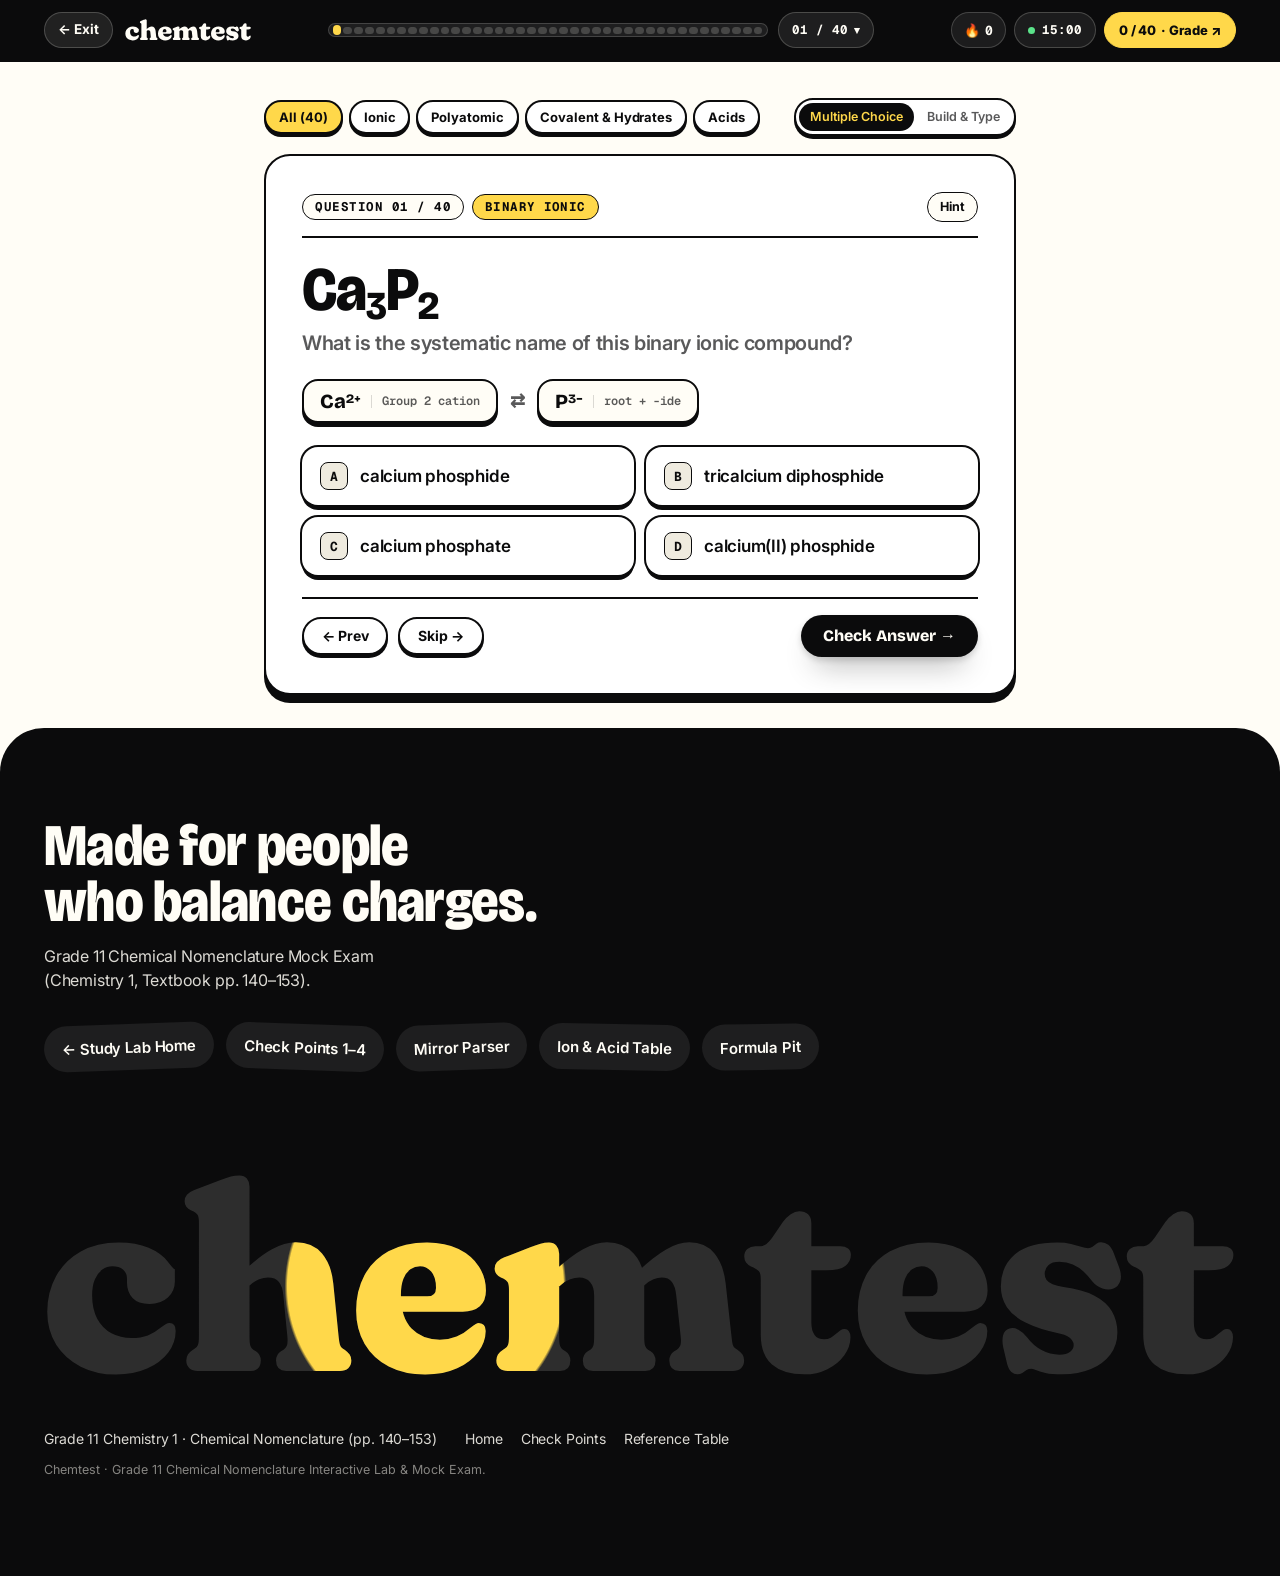
<file: exam.html>
<!DOCTYPE html>
<html lang="en" data-browser="chrome">
<head>
<meta charset="utf-8">
<meta name="viewport" content="width=device-width, initial-scale=1, viewport-fit=cover">
<title>Chemtest — Chemical Nomenclature Mock Exam</title>
<meta name="description" content="Grade 11 Chemistry 1 Interactive Mock Exam covering Binary Ionic, Polyatomic Ions, Covalent Prefixes, Hydrates, and Acids.">
<link rel="preload" as="font" type="font/woff2" href="./fonts/bricolage-grotesque-latin-standard-normal.C5Lc8Qmc.woff2" crossorigin>
<link rel="preload" as="font" type="font/woff2" href="./fonts/inter-latin-opsz-normal.BwkfbSeq.woff2" crossorigin>
<meta name="theme-color" content="#0B0B0C">
<meta name="color-scheme" content="light">
<link rel="icon" href="./assets/favicon.svg" type="image/svg+xml">
<link rel="stylesheet" href="./styles.css">
<!-- Page transition: restore the covered curtain before first paint (see transition.js) -->
<script>
(function(){try{var h=document.documentElement,s=sessionStorage.getItem('ct-pt');if(!s)return;sessionStorage.removeItem('ct-pt');var d=JSON.parse(s);if(Date.now()-d.t>5000||matchMedia('(prefers-reduced-motion: reduce)').matches)return;d.at=performance.now();window.__ctPT=d;h.dataset.ptDir=d.dir;h.classList.add('pt-hold');setTimeout(function(){h.classList.remove('pt-hold','pt-out')},6000)}catch(e){}})();
</script>
<link rel="expect" href="#pt" blocking="render">
</head>
<body class="exam-page">
<svg width="0" height="0" style="position:absolute" aria-hidden="true">
<symbol id="wm" viewBox="60 -1530 9165 1600">
<path d="M1066.0 -686.0Q1066.0 -614.0 1012.5 -564.5Q959.0 -515.0 871.0 -515.0Q784.0 -515.0 741.0 -561.0Q698.0 -607.0 698.0 -680.0L698.0 -711.0Q698.0 -754.0 667.5 -779.5Q637.0 -805.0 586.0 -805.0Q544.0 -805.0 508.5 -779.5Q473.0 -754.0 451.5 -705.0Q430.0 -656.0 430.0 -582.0Q430.0 -474.0 470.0 -400.5Q510.0 -327.0 578.5 -290.5Q647.0 -254.0 732.0 -254.0Q807.0 -254.0 858.5 -273.5Q910.0 -293.0 956.0 -332.0Q984.0 -353.0 998.5 -361.5Q1013.0 -370.0 1026.0 -369.0Q1048.0 -368.0 1060.5 -353.0Q1073.0 -338.0 1072.0 -304.0Q1072.0 -217.0 1014.0 -141.0Q956.0 -65.0 852.5 -19.0Q749.0 27.0 613.0 27.0Q462.0 27.0 342.5 -33.5Q223.0 -94.0 154.0 -202.0Q85.0 -310.0 85.0 -455.0Q85.0 -608.0 152.5 -729.0Q220.0 -850.0 343.0 -919.0Q466.0 -988.0 634.0 -988.0Q767.0 -988.0 864.0 -947.5Q961.0 -907.0 1013.5 -838.5Q1066.0 -770.0 1066.0 -786.0Z M1640.0 -1419.0L1640.0 -268.0Q1640.0 -214.0 1646.5 -193.5Q1653.0 -173.0 1669.0 -163.0L1689.0 -151.0Q1727.0 -125.0 1727.0 -80.0Q1727.0 0.0 1648.0 0.0L1242.0 0.0Q1202.0 0.0 1178.0 -21.5Q1154.0 -43.0 1154.0 -80.0Q1154.0 -108.0 1166.5 -127.5Q1179.0 -147.0 1203.0 -162.0L1220.0 -172.0Q1236.0 -182.0 1243.5 -200.5Q1251.0 -219.0 1251.0 -268.0L1251.0 -1143.0Q1251.0 -1186.0 1240.5 -1202.0Q1230.0 -1218.0 1211.0 -1227.0L1189.0 -1235.0Q1168.0 -1246.0 1154.5 -1262.5Q1141.0 -1279.0 1141.0 -1305.0Q1141.0 -1335.0 1159.0 -1355.5Q1177.0 -1376.0 1216.0 -1391.0L1418.0 -1468.0Q1466.0 -1487.0 1497.0 -1495.5Q1528.0 -1504.0 1563.0 -1504.0Q1599.0 -1504.0 1619.5 -1480.0Q1640.0 -1456.0 1640.0 -1419.0ZM1605.0 -627.0L1534.0 -710.0L1580.0 -754.0Q1714.0 -882.0 1813.0 -935.5Q1912.0 -989.0 1996.0 -989.0Q2125.0 -989.0 2197.5 -902.5Q2270.0 -816.0 2284.0 -675.0L2325.0 -268.0Q2330.0 -219.0 2336.0 -200.5Q2342.0 -182.0 2356.0 -172.0L2374.0 -162.0Q2397.0 -145.0 2410.0 -126.5Q2423.0 -108.0 2423.0 -80.0Q2423.0 -43.0 2399.5 -21.5Q2376.0 0.0 2335.0 0.0L1923.0 0.0Q1844.0 0.0 1844.0 -80.0Q1844.0 -125.0 1882.0 -151.0L1902.0 -163.0Q1918.0 -173.0 1927.0 -193.5Q1936.0 -214.0 1931.0 -268.0L1900.0 -582.0Q1894.0 -650.0 1866.5 -684.0Q1839.0 -718.0 1782.0 -718.0Q1749.0 -718.0 1714.0 -705.0Q1679.0 -692.0 1641.0 -658.0Z M3458.0 -619.0Q3458.0 -540.0 3411.0 -498.0Q3364.0 -456.0 3279.0 -456.0L2706.0 -456.0L2706.0 -574.0L3007.0 -574.0Q3074.0 -574.0 3074.0 -639.0Q3074.0 -724.0 3037.0 -764.5Q3000.0 -805.0 2951.0 -805.0Q2911.0 -805.0 2877.0 -781.5Q2843.0 -758.0 2823.5 -709.5Q2804.0 -661.0 2804.0 -584.0Q2804.0 -412.0 2886.0 -326.5Q2968.0 -241.0 3104.0 -241.0Q3172.0 -241.0 3232.5 -265.5Q3293.0 -290.0 3339.0 -332.0Q3365.0 -353.0 3380.0 -361.5Q3395.0 -370.0 3410.0 -368.0Q3427.0 -367.0 3441.5 -354.0Q3456.0 -341.0 3456.0 -308.0Q3455.0 -221.0 3397.5 -144.5Q3340.0 -68.0 3236.5 -20.5Q3133.0 27.0 2991.0 27.0Q2830.0 27.0 2710.5 -34.5Q2591.0 -96.0 2525.5 -207.5Q2460.0 -319.0 2460.0 -465.0Q2460.0 -616.0 2523.0 -734.0Q2586.0 -852.0 2708.0 -920.0Q2830.0 -988.0 3005.0 -988.0Q3146.0 -988.0 3247.5 -938.0Q3349.0 -888.0 3403.5 -804.0Q3458.0 -720.0 3458.0 -619.0Z M4021.0 -902.0L4021.0 -268.0Q4021.0 -214.0 4027.5 -193.5Q4034.0 -173.0 4050.0 -163.0L4069.0 -151.0Q4107.0 -125.0 4107.0 -80.0Q4107.0 0.0 4028.0 0.0L3626.0 0.0Q3586.0 0.0 3562.0 -21.5Q3538.0 -43.0 3538.0 -80.0Q3538.0 -108.0 3550.5 -127.5Q3563.0 -147.0 3587.0 -162.0L3604.0 -172.0Q3620.0 -182.0 3627.5 -200.5Q3635.0 -219.0 3635.0 -268.0L3635.0 -626.0Q3635.0 -669.0 3624.5 -685.0Q3614.0 -701.0 3595.0 -710.0L3573.0 -718.0Q3552.0 -730.0 3538.5 -746.0Q3525.0 -762.0 3525.0 -788.0Q3525.0 -818.0 3543.0 -838.5Q3561.0 -859.0 3600.0 -874.0L3799.0 -951.0Q3846.0 -970.0 3877.5 -978.5Q3909.0 -987.0 3943.0 -987.0Q3979.0 -987.0 4000.0 -963.0Q4021.0 -939.0 4021.0 -902.0ZM3994.0 -626.0L3922.0 -709.0L3970.0 -754.0Q4105.0 -882.0 4204.5 -935.5Q4304.0 -989.0 4388.0 -989.0Q4516.0 -989.0 4595.5 -901.5Q4675.0 -814.0 4675.0 -673.0L4675.0 -268.0Q4675.0 -214.0 4681.5 -194.0Q4688.0 -174.0 4704.0 -163.0L4724.0 -151.0Q4762.0 -125.0 4762.0 -80.0Q4762.0 0.0 4683.0 0.0L4282.0 0.0Q4203.0 0.0 4203.0 -80.0Q4203.0 -125.0 4241.0 -151.0L4261.0 -163.0Q4277.0 -173.0 4283.5 -193.5Q4290.0 -214.0 4290.0 -268.0L4290.0 -580.0Q4290.0 -648.0 4259.5 -683.0Q4229.0 -718.0 4176.0 -718.0Q4142.0 -718.0 4105.5 -705.0Q4069.0 -692.0 4030.0 -658.0ZM4640.0 -627.0L4568.0 -710.0L4615.0 -754.0Q4747.0 -880.0 4843.5 -934.5Q4940.0 -989.0 5021.0 -989.0Q5146.0 -989.0 5215.5 -902.5Q5285.0 -816.0 5301.0 -675.0L5346.0 -268.0Q5351.0 -219.0 5356.5 -200.5Q5362.0 -182.0 5377.0 -172.0L5394.0 -162.0Q5418.0 -145.0 5430.5 -126.5Q5443.0 -108.0 5443.0 -80.0Q5443.0 -43.0 5419.5 -21.5Q5396.0 0.0 5355.0 0.0L4947.0 0.0Q4868.0 0.0 4868.0 -80.0Q4868.0 -125.0 4906.0 -151.0L4926.0 -163.0Q4942.0 -173.0 4951.5 -193.5Q4961.0 -214.0 4955.0 -268.0L4921.0 -582.0Q4914.0 -650.0 4888.0 -684.0Q4862.0 -718.0 4810.0 -718.0Q4779.0 -718.0 4746.0 -704.5Q4713.0 -691.0 4675.0 -658.0Z M5515.0 -796.0L5496.0 -804.0Q5472.0 -817.0 5458.0 -835.0Q5444.0 -853.0 5444.0 -882.0Q5444.0 -917.0 5468.0 -938.5Q5492.0 -960.0 5529.0 -960.0L5574.0 -960.0Q5595.0 -960.0 5615.0 -975.5Q5635.0 -991.0 5660.0 -1026.0L5741.0 -1145.0Q5767.0 -1181.0 5801.5 -1205.0Q5836.0 -1229.0 5867.0 -1229.0Q5909.0 -1229.0 5934.5 -1205.0Q5960.0 -1181.0 5960.0 -1136.0L5960.0 -372.0Q5960.0 -310.0 5984.5 -277.0Q6009.0 -244.0 6058.0 -244.0Q6087.0 -244.0 6109.5 -256.5Q6132.0 -269.0 6150.0 -285.5Q6168.0 -302.0 6184.5 -313.5Q6201.0 -325.0 6218.0 -323.0Q6236.0 -323.0 6248.5 -306.0Q6261.0 -289.0 6261.0 -260.0Q6260.0 -185.0 6212.0 -119.5Q6164.0 -54.0 6083.5 -14.0Q6003.0 26.0 5906.0 26.0Q5744.0 26.0 5657.5 -49.5Q5571.0 -125.0 5571.0 -281.0L5571.0 -709.0Q5571.0 -753.0 5555.5 -768.5Q5540.0 -784.0 5515.0 -796.0ZM5821.0 -775.0L5821.0 -960.0L6182.0 -960.0Q6220.0 -960.0 6242.0 -942.5Q6264.0 -925.0 6264.0 -891.0Q6264.0 -841.0 6220.5 -808.0Q6177.0 -775.0 6075.0 -775.0Z M7315.0 -619.0Q7315.0 -540.0 7268.0 -498.0Q7221.0 -456.0 7136.0 -456.0L6563.0 -456.0L6563.0 -574.0L6864.0 -574.0Q6931.0 -574.0 6931.0 -639.0Q6931.0 -724.0 6894.0 -764.5Q6857.0 -805.0 6808.0 -805.0Q6768.0 -805.0 6734.0 -781.5Q6700.0 -758.0 6680.5 -709.5Q6661.0 -661.0 6661.0 -584.0Q6661.0 -412.0 6743.0 -326.5Q6825.0 -241.0 6961.0 -241.0Q7029.0 -241.0 7089.5 -265.5Q7150.0 -290.0 7196.0 -332.0Q7222.0 -353.0 7237.0 -361.5Q7252.0 -370.0 7267.0 -368.0Q7284.0 -367.0 7298.5 -354.0Q7313.0 -341.0 7313.0 -308.0Q7312.0 -221.0 7254.5 -144.5Q7197.0 -68.0 7093.5 -20.5Q6990.0 27.0 6848.0 27.0Q6687.0 27.0 6567.5 -34.5Q6448.0 -96.0 6382.5 -207.5Q6317.0 -319.0 6317.0 -465.0Q6317.0 -616.0 6380.0 -734.0Q6443.0 -852.0 6565.0 -920.0Q6687.0 -988.0 6862.0 -988.0Q7003.0 -988.0 7104.5 -938.0Q7206.0 -888.0 7260.5 -804.0Q7315.0 -720.0 7315.0 -619.0Z M7867.0 -125.0Q7924.0 -125.0 7950.5 -147.5Q7977.0 -170.0 7977.0 -200.0Q7977.0 -220.0 7964.5 -237.0Q7952.0 -254.0 7929.5 -266.5Q7907.0 -279.0 7875.0 -286.0Q7712.0 -319.0 7611.0 -370.0Q7510.0 -421.0 7463.5 -491.0Q7417.0 -561.0 7417.0 -650.0Q7417.0 -805.0 7524.0 -896.5Q7631.0 -988.0 7851.0 -988.0Q7911.0 -988.0 7956.5 -977.0Q8002.0 -966.0 8033.5 -955.0Q8065.0 -944.0 8087.0 -944.0Q8108.0 -944.0 8122.5 -955.5Q8137.0 -967.0 8152.0 -978.5Q8167.0 -990.0 8188.0 -990.0Q8218.0 -990.0 8243.0 -970.5Q8268.0 -951.0 8286.0 -904.0L8324.0 -803.0Q8349.0 -738.0 8335.5 -693.0Q8322.0 -648.0 8283.0 -634.0Q8245.0 -620.0 8199.0 -634.5Q8153.0 -649.0 8121.0 -688.0Q8089.0 -731.0 8052.5 -765.0Q8016.0 -799.0 7970.5 -819.0Q7925.0 -839.0 7867.0 -839.0Q7810.0 -839.0 7782.0 -813.0Q7754.0 -787.0 7754.0 -747.0Q7754.0 -719.0 7768.5 -699.0Q7783.0 -679.0 7815.0 -666.0Q7847.0 -653.0 7898.0 -645.0Q8045.0 -626.0 8136.5 -579.0Q8228.0 -532.0 8270.5 -460.0Q8313.0 -388.0 8313.0 -296.0Q8313.0 -199.0 8259.0 -127.0Q8205.0 -55.0 8109.5 -14.5Q8014.0 26.0 7889.0 26.0Q7809.0 26.0 7760.5 15.0Q7712.0 4.0 7686.0 -7.0Q7660.0 -18.0 7651.0 -18.0Q7631.0 -18.0 7614.5 -7.0Q7598.0 4.0 7581.5 15.0Q7565.0 26.0 7544.0 26.0Q7519.0 26.0 7498.0 7.5Q7477.0 -11.0 7465.0 -56.0L7436.0 -179.0Q7424.0 -229.0 7434.0 -272.5Q7444.0 -316.0 7484.0 -327.0Q7517.0 -336.0 7552.0 -317.5Q7587.0 -299.0 7618.0 -259.0Q7665.0 -196.0 7729.5 -160.5Q7794.0 -125.0 7867.0 -125.0Z M8456.0 -796.0L8437.0 -804.0Q8413.0 -817.0 8399.0 -835.0Q8385.0 -853.0 8385.0 -882.0Q8385.0 -917.0 8409.0 -938.5Q8433.0 -960.0 8470.0 -960.0L8515.0 -960.0Q8536.0 -960.0 8556.0 -975.5Q8576.0 -991.0 8601.0 -1026.0L8682.0 -1145.0Q8708.0 -1181.0 8742.5 -1205.0Q8777.0 -1229.0 8808.0 -1229.0Q8850.0 -1229.0 8875.5 -1205.0Q8901.0 -1181.0 8901.0 -1136.0L8901.0 -372.0Q8901.0 -310.0 8925.5 -277.0Q8950.0 -244.0 8999.0 -244.0Q9028.0 -244.0 9050.5 -256.5Q9073.0 -269.0 9091.0 -285.5Q9109.0 -302.0 9125.5 -313.5Q9142.0 -325.0 9159.0 -323.0Q9177.0 -323.0 9189.5 -306.0Q9202.0 -289.0 9202.0 -260.0Q9201.0 -185.0 9153.0 -119.5Q9105.0 -54.0 9024.5 -14.0Q8944.0 26.0 8847.0 26.0Q8685.0 26.0 8598.5 -49.5Q8512.0 -125.0 8512.0 -281.0L8512.0 -709.0Q8512.0 -753.0 8496.5 -768.5Q8481.0 -784.0 8456.0 -796.0ZM8762.0 -775.0L8762.0 -960.0L9123.0 -960.0Q9161.0 -960.0 9183.0 -942.5Q9205.0 -925.0 9205.0 -891.0Q9205.0 -841.0 9161.5 -808.0Q9118.0 -775.0 9016.0 -775.0Z"></path>
</symbol>
</svg>

<!-- =========================================================================
     PAGE TRANSITION CURTAIN (#pt) — yellow → pink → blue → ink sticker sheets
     ========================================================================= -->
<div class="pt" id="pt" aria-hidden="true">
<i class="pt-sheet" style="--c:var(--yellow);--i:0"></i>
<i class="pt-sheet" style="--c:var(--pink);--i:1"></i>
<i class="pt-sheet" style="--c:var(--blue);--i:2"></i>
<div class="pt-sheet pt-ink" style="--c:var(--ink);--i:3">
<div class="pt-stage">
<div class="pt-mark">
<svg class="pt-base" viewBox="60 -1530 9165 1600"><use href="#wm" x="60" y="-1530" width="9165" height="1600"></use></svg>
<svg class="pt-lit" viewBox="60 -1530 9165 1600"><use href="#wm" x="60" y="-1530" width="9165" height="1600"></use></svg>
</div>
<span class="pt-dest" id="pt-dest">Mock Exam →</span>
</div>
</div>
<script>(function(){var d=window.__ctPT;if(!d)return;document.getElementById('pt-dest').textContent=d.dest;})();</script>
</div>

<!-- =========================================================================
     CLEAN TOP BAR (.exam-top-bar)
     ========================================================================= -->
<header class="exam-top-bar">
<div class="wrap exam-nav">
<div class="exam-nav-left">
<a class="nav-back" href="./index.html">← Exit</a>
<a class="logo" href="./index.html">
<svg viewBox="60 -1530 9165 1600" role="img" aria-label="chemtest">
<use href="#wm" x="60" y="-1530" width="9165" height="1600"></use>
</svg>
</a>
</div>

<div class="exam-hud-center">
<div class="hud-progress-track" id="hud-segments" role="navigation" aria-label="Question progress"></div>
<button type="button" class="hud-map-btn" id="btn-toggle-map" aria-expanded="false" aria-controls="exam-map-drawer">
<span id="hud-q-counter">01 / 40</span>
<span aria-hidden="true" class="hud-caret">▾</span>
</button>
</div>

<div class="exam-nav-right">
<div class="hud-stat-pill streak-pill" id="hud-streak-chip" title="Current streak">
<span aria-hidden="true">🔥</span>
<b id="stat-streak">0</b>
</div>
<button type="button" class="exam-timer-btn" id="timer-toggle-btn" title="Start or pause 15-minute timer">
<span class="live-dot" id="timer-dot"></span>
<span id="timer-readout">15:00</span>
</button>
<button type="button" class="btn-yellow" id="btn-open-report">
<span id="side-score-big">0 / 40</span>
<span>· Grade ↗</span>
</button>
</div>
</div>

<!-- Slide-Down Question Map Drawer -->
<div class="exam-map-drawer" id="exam-map-drawer" hidden>
<div class="wrap exam-map-inner">
<div class="exam-map-head">
<span class="map-title">Jump to Question (<span id="stat-answered">0/40</span> answered · <span id="stat-accuracy">100%</span>)</span>
<div class="exam-map-actions">
<button type="button" class="side-mini-btn" id="btn-shuffle-exam">Shuffle</button>
<button type="button" class="side-mini-btn" id="btn-reset-exam">Reset</button>
</div>
</div>
<div class="q-nav-grid" id="q-nav-grid" aria-label="Question navigator"></div>
</div>
</div>
</header>

<!-- =========================================================================
     FLAT PAPER EXAM STAGE (.exam-stage)
     ========================================================================= -->
<main class="exam-stage">
<div class="wrap exam-stage-wrap">
<!-- Single-Line Topic & Mode Row -->
<div class="exam-filter-strip">
<div class="topic-pills" role="group" aria-label="Filter by topic">
<button type="button" class="topic-pill" data-topic="all" aria-pressed="true">All (40)</button>
<button type="button" class="topic-pill" data-topic="ionic" aria-pressed="false">Ionic</button>
<button type="button" class="topic-pill" data-topic="polyatomic" aria-pressed="false">Polyatomic</button>
<button type="button" class="topic-pill" data-topic="covalent" aria-pressed="false">Covalent &amp; Hydrates</button>
<button type="button" class="topic-pill" data-topic="acids" aria-pressed="false">Acids</button>
</div>

<div class="mode-switch" role="group" aria-label="Answer format">
<button type="button" id="mode-mc-btn" aria-pressed="true">Multiple Choice</button>
<button type="button" id="mode-write-btn" aria-pressed="false">Build &amp; Type</button>
</div>
</div>

<!-- Main Question Card -->
<section class="exam-main-card" id="exam-main-card" aria-labelledby="q-prompt">
<!-- Clean Top Row: ONLY Question # and Topic (plus subtle Hint toggle on right) -->
<div class="ec-top">
<div class="q-badges">
<span class="q-num-pill" id="q-kicker">Question 01 / 40</span>
<span class="q-cat-tag" id="q-cat-tag" data-cat="ionic">Binary Ionic</span>
</div>
<button type="button" class="q-util-btn" id="btn-hint">Hint</button>
</div>

<div class="ec-body" id="ec-body">
<div class="ec-prompt-block">
<h1 class="ms-h chem-prompt" id="q-prompt">Ca<sub>3</sub>P<sub>2</sub></h1>
<p class="ms-sub" id="q-sub">What is the systematic name of this binary ionic compound?</p>
</div>

<!-- Playful Interactive Chemistry Tiles (Tap any tile to flip/inspect its rule!) -->
<div class="chem-play-stage" id="lab-tiles-stage" aria-label="Interactive chemical breakdown"></div>
<div class="lab-reveal-banner" id="lab-reveal-banner" hidden></div>

<!-- Multiple Choice Area -->
<div class="mc-grid" id="mc-area" role="radiogroup" aria-label="Answer options"></div>

<!-- Build & Type Area -->
<div class="write-box" id="write-area" hidden>
<div class="token-bank-row">
<div class="token-bank" id="token-bank"></div>
<div class="token-bank-ctrls">
<button type="button" class="token-ctrl-btn" id="token-back-btn">⌫</button>
<button type="button" class="token-ctrl-btn" id="token-clear-btn">Clear</button>
</div>
</div>

<div class="write-input-wrap" id="write-wrap">
<input type="text" class="write-input" id="write-input" placeholder="Tap blocks above or type your answer..." autocomplete="off" spellcheck="false">
<span class="write-preview-pill" id="write-preview">Ca₃P₂</span>
</div>
</div>

<!-- Feedback Banner -->
<div class="q-explain" id="q-explain" hidden>
<div class="q-explain-head ok" id="q-explain-head">
<span id="q-explain-status">✓ Correct</span>
<span id="q-explain-rule-tag">Cation + Anion(-ide)</span>
</div>
<p id="q-explain-body"></p>
</div>
</div>

<!-- Bottom Action Bar -->
<div class="ec-foot">
<div class="ec-foot-left">
<button type="button" class="ms-btn-secondary" id="btn-prev">← Prev</button>
<button type="button" class="ms-btn-secondary" id="btn-next">Skip →</button>
</div>
<div class="ec-foot-right">
<button type="button" class="ms-btn-action" id="btn-submit-next">Check Answer →</button>
</div>
</div>
</section>
</div>
</main>

<!-- =========================================================================
     FOOTER (#footer) - Giant Radial Flashlight Wordmark (chemtest)
     ========================================================================= -->
<footer class="footer" id="footer">
<div class="wrap foot-top">
<div class="foot-say">
<p class="foot-line">Made for people who balance&nbsp;charges.</p>
<p class="foot-sub">Grade 11 Chemical Nomenclature Mock Exam (Chemistry 1, Textbook pp. 140–153).</p>
</div>
<nav class="foot-links" aria-label="Footer">
<a href="./index.html" style="--r:-2deg">← Study Lab Home</a>
<a href="./index.html#fallback" style="--r:2deg">Check Points 1–4</a>
<a href="./index.html#tryon" style="--r:-2deg">Mirror Parser</a>
<a href="./index.html#test" style="--r:1deg">Ion &amp; Acid Table</a>
<a href="./index.html#houses" style="--r:-1deg">Formula Pit</a>
</nav>
</div>
<div class="wrap">
<div class="giant" id="giant">
<svg class="base" viewBox="60 -1530 9165 1600" role="img" aria-label="chemtest">
<use href="#wm" x="60" y="-1530" width="9165" height="1600"></use>
</svg>
<svg class="lit" viewBox="60 -1530 9165 1600" aria-hidden="true">
<use href="#wm" x="60" y="-1530" width="9165" height="1600"></use>
</svg>
</div>
</div>
<div class="wrap foot-bottom">
<span>Grade 11 Chemistry 1 · Chemical Nomenclature (pp. 140–153)</span>
<nav class="legal-links" aria-label="Quick Jumps">
<a href="./index.html">Home</a>
<a href="./index.html#fallback">Check Points</a>
<a href="./index.html#test">Reference Table</a>
</nav>
<p class="legal">Chemtest · Grade 11 Chemical Nomenclature Interactive Lab &amp; Mock Exam.</p>
</div>
</footer>

<!-- =========================================================================
     SCORE REPORT MODAL DIALOG (#report-dialog) - closedby="any"
     ========================================================================= -->
<dialog class="report-dialog" id="report-dialog" closedby="any" aria-label="Mock Exam Score Report">
<div class="report-head">
<div>
<p class="ms-kicker" style="margin:0 0 6px">Grade 11 Chemistry 1 · Official Lab Report</p>
<h2 style="font:800 clamp(28px,4vw,42px)/1 var(--display);margin:0">Nomenclature Exam Report</h2>
</div>
<div class="report-grade-badge" id="report-grade">A+</div>
</div>
<div class="report-grid">
<div class="report-stat"><b id="rep-score">0 / 40</b><span>Correct Answers</span></div>
<div class="report-stat"><b id="rep-pct">0%</b><span>Accuracy</span></div>
<div class="report-stat"><b id="rep-streak">0</b><span>Best Streak</span></div>
<div class="report-stat"><b id="rep-time">Untimed</b><span>Time Elapsed</span></div>
</div>
<h3 style="font:800 18px/1.2 var(--ui);margin:16px 0 8px">Question Review &amp; Missed Rules</h3>
<div class="report-missed-list" id="report-missed-list"></div>
<div style="display:flex;justify-content:flex-end;gap:10px;margin-top:22px">
<button type="button" class="ms-btn-secondary" id="report-retry-missed">Practice Missed Only</button>
<button type="button" class="ms-btn-action" id="report-close-btn">Continue Exam</button>
</div>
</dialog>

<div class="tip" id="tip" hidden></div>
<div class="toast" id="toast" hidden role="status"></div>

<div class="cur" id="cur" hidden aria-hidden="true">
<i class="cur-ping"></i>
<svg viewBox="0 0 30 30">
<path d="M6 4 L6 24.5 L11.2 19.6 L14.9 27.6 L18.9 25.8 L15.2 17.9 L22.4 17.9 Z"></path>
</svg>
</div>

<div class="edge-top" aria-hidden="true"></div>
<script src="./transition.js" defer></script>
<script type="module" src="./app.js"></script>
</body>
</html>
</file>
<file: styles.css>
@font-face{font-family:Bricolage Grotesque;font-style:normal;font-display:swap;font-weight:200 800;font-stretch:75% 100%;src:url(./fonts/bricolage-grotesque-latin-ext-standard-normal.qp-RdZgh.woff2)format("woff2-variations");unicode-range:U+100-2BA,U+2BD-2C5,U+2C7-2CC,U+2CE-2D7,U+2DD-2FF,U+304,U+308,U+329,U+1D00-1DBF,U+1E00-1E9F,U+1EF2-1EFF,U+2020,U+20A0-20AB,U+20AD-20C0,U+2113,U+2C60-2C7F,U+A720-A7FF}
@font-face{font-family:Bricolage Grotesque;font-style:normal;font-display:swap;font-weight:200 800;font-stretch:75% 100%;src:url(./fonts/bricolage-grotesque-latin-standard-normal.C5Lc8Qmc.woff2)format("woff2-variations");unicode-range:U+??,U+131,U+152-153,U+2BB-2BC,U+2C6,U+2DA,U+2DC,U+304,U+308,U+329,U+2000-206F,U+20AC,U+2122,U+2191,U+2193,U+2212,U+2215,U+FEFF,U+FFFD}
@font-face{font-family:Inter;font-style:normal;font-display:swap;font-weight:100 900;src:url(./fonts/inter-latin-ext-opsz-normal.DpK-iCPk.woff2)format("woff2-variations");unicode-range:U+100-2BA,U+2BD-2C5,U+2C7-2CC,U+2CE-2D7,U+2DD-2FF,U+304,U+308,U+329,U+1D00-1DBF,U+1E00-1E9F,U+1EF2-1EFF,U+2020,U+20A0-20AB,U+20AD-20C0,U+2113,U+2C60-2C7F,U+A720-A7FF}
@font-face{font-family:Inter;font-style:normal;font-display:swap;font-weight:100 900;src:url(./fonts/inter-latin-opsz-normal.BwkfbSeq.woff2)format("woff2-variations");unicode-range:U+??,U+131,U+152-153,U+2BB-2BC,U+2C6,U+2DA,U+2DC,U+304,U+308,U+329,U+2000-206F,U+20AC,U+2122,U+2191,U+2193,U+2212,U+2215,U+FEFF,U+FFFD}
@font-face{font-family:Inter;font-style:italic;font-display:swap;font-weight:100 900;src:url(./fonts/inter-latin-ext-opsz-italic.BLMf5All.woff2)format("woff2-variations");unicode-range:U+100-2BA,U+2BD-2C5,U+2C7-2CC,U+2CE-2D7,U+2DD-2FF,U+304,U+308,U+329,U+1D00-1DBF,U+1E00-1E9F,U+1EF2-1EFF,U+2020,U+20A0-20AB,U+20AD-20C0,U+2113,U+2C60-2C7F,U+A720-A7FF}
@font-face{font-family:Inter;font-style:italic;font-display:swap;font-weight:100 900;src:url(./fonts/inter-latin-opsz-italic.BbqH_2Ar.woff2)format("woff2-variations");unicode-range:U+??,U+131,U+152-153,U+2BB-2BC,U+2C6,U+2DA,U+2DC,U+304,U+308,U+329,U+2000-206F,U+20AC,U+2122,U+2191,U+2193,U+2212,U+2215,U+FEFF,U+FFFD}
@font-face{font-family:Geist Mono;font-style:normal;font-display:swap;font-weight:100 900;src:url(./fonts/geist-mono-latin-ext-wght-normal.Bwz-egvJ.woff2)format("woff2-variations");unicode-range:U+100-2BA,U+2BD-2C5,U+2C7-2CC,U+2CE-2D7,U+2DD-2FF,U+304,U+308,U+329,U+1D00-1DBF,U+1E00-1E9F,U+1EF2-1EFF,U+2020,U+20A0-20AB,U+20AD-20C0,U+2113,U+2C60-2C7F,U+A720-A7FF}
@font-face{font-family:Geist Mono;font-style:normal;font-display:swap;font-weight:100 900;src:url(./fonts/geist-mono-latin-wght-normal.XN7g48iV.woff2)format("woff2-variations");unicode-range:U+??,U+131,U+152-153,U+2BB-2BC,U+2C6,U+2DA,U+2DC,U+304,U+308,U+329,U+2000-206F,U+20AC,U+2122,U+2191,U+2193,U+2212,U+2215,U+FEFF,U+FFFD}
@font-face{font-family:Instrument Serif;font-style:normal;font-display:swap;font-weight:400;src:url(./fonts/instrument-serif-latin-ext-400-normal.C2je3j2s.woff2)format("woff2");unicode-range:U+100-2BA,U+2BD-2C5,U+2C7-2CC,U+2CE-2D7,U+2DD-2FF,U+304,U+308,U+329,U+1D00-1DBF,U+1E00-1E9F,U+1EF2-1EFF,U+2020,U+20A0-20AB,U+20AD-20C0,U+2113,U+2C60-2C7F,U+A720-A7FF}
@font-face{font-family:Instrument Serif;font-style:normal;font-display:swap;font-weight:400;src:url(./fonts/instrument-serif-latin-400-normal.DnYpCC2O.woff2)format("woff2");unicode-range:U+??,U+131,U+152-153,U+2BB-2BC,U+2C6,U+2DA,U+2DC,U+304,U+308,U+329,U+2000-206F,U+20AC,U+2122,U+2191,U+2193,U+2212,U+2215,U+FEFF,U+FFFD}
@font-face{font-family:Instrument Serif;font-style:italic;font-display:swap;font-weight:400;src:url(./fonts/instrument-serif-latin-ext-400-italic.C9HzH3YL.woff2)format("woff2");unicode-range:U+100-2BA,U+2BD-2C5,U+2C7-2CC,U+2CE-2D7,U+2DD-2FF,U+304,U+308,U+329,U+1D00-1DBF,U+1E00-1E9F,U+1EF2-1EFF,U+2020,U+20A0-20AB,U+20AD-20C0,U+2113,U+2C60-2C7F,U+A720-A7FF}
@font-face{font-family:Instrument Serif;font-style:italic;font-display:swap;font-weight:400;src:url(./fonts/instrument-serif-latin-400-italic.DKMiL14s.woff2)format("woff2");unicode-range:U+??,U+131,U+152-153,U+2BB-2BC,U+2C6,U+2DA,U+2DC,U+304,U+308,U+329,U+2000-206F,U+20AC,U+2122,U+2191,U+2193,U+2212,U+2215,U+FEFF,U+FFFD}
@font-face{font-family:Gloock;font-style:normal;font-display:swap;font-weight:400;src:url(./fonts/gloock-latin-ext-400-normal.B4R8XxiG.woff2)format("woff2");unicode-range:U+100-2BA,U+2BD-2C5,U+2C7-2CC,U+2CE-2D7,U+2DD-2FF,U+304,U+308,U+329,U+1D00-1DBF,U+1E00-1E9F,U+1EF2-1EFF,U+2020,U+20A0-20AB,U+20AD-20C0,U+2113,U+2C60-2C7F,U+A720-A7FF}
@font-face{font-family:Gloock;font-style:normal;font-display:swap;font-weight:400;src:url(./fonts/gloock-latin-400-normal.3dTk9V3B.woff2)format("woff2");unicode-range:U+??,U+131,U+152-153,U+2BB-2BC,U+2C6,U+2DA,U+2DC,U+304,U+308,U+329,U+2000-206F,U+20AC,U+2122,U+2191,U+2193,U+2212,U+2215,U+FEFF,U+FFFD}
@font-face{font-family:Bagel Fat One;font-style:normal;font-display:swap;font-weight:400;src:url(./fonts/bagel-fat-one-latin-ext-400-normal.0J5BazhT.woff2)format("woff2");unicode-range:U+100-2BA,U+2BD-2C5,U+2C7-2CC,U+2CE-2D7,U+2DD-2FF,U+304,U+308,U+329,U+1D00-1DBF,U+1E00-1E9F,U+1EF2-1EFF,U+2020,U+20A0-20AB,U+20AD-20C0,U+2113,U+2C60-2C7F,U+A720-A7FF}
@font-face{font-family:Bagel Fat One;font-style:normal;font-display:swap;font-weight:400;src:url(./fonts/bagel-fat-one-latin-400-normal.CB1T13M1.woff2)format("woff2");unicode-range:U+??,U+131,U+152-153,U+2BB-2BC,U+2C6,U+2DA,U+2DC,U+304,U+308,U+329,U+2000-206F,U+20AC,U+2122,U+2191,U+2193,U+2212,U+2215,U+FEFF,U+FFFD}
@font-face{font-family:Shrikhand;font-style:normal;font-display:swap;font-weight:400;src:url(./fonts/shrikhand-latin-ext-400-normal.7QjthHjq.woff2)format("woff2");unicode-range:U+100-2BA,U+2BD-2C5,U+2C7-2CC,U+2CE-2D7,U+2DD-2FF,U+304,U+308,U+329,U+1D00-1DBF,U+1E00-1E9F,U+1EF2-1EFF,U+2020,U+20A0-20AB,U+20AD-20C0,U+2113,U+2C60-2C7F,U+A720-A7FF}
@font-face{font-family:Shrikhand;font-style:normal;font-display:swap;font-weight:400;src:url(./fonts/shrikhand-latin-400-normal.PjOFgsiX.woff2)format("woff2");unicode-range:U+??,U+131,U+152-153,U+2BB-2BC,U+2C6,U+2DA,U+2DC,U+304,U+308,U+329,U+2000-206F,U+20AC,U+2122,U+2191,U+2193,U+2212,U+2215,U+FEFF,U+FFFD}
@font-face{font-family:Space Mono;font-style:normal;font-display:swap;font-weight:400;src:url(./fonts/space-mono-latin-ext-400-normal.DTLbW2xa.woff2)format("woff2");unicode-range:U+100-2BA,U+2BD-2C5,U+2C7-2CC,U+2CE-2D7,U+2DD-2FF,U+304,U+308,U+329,U+1D00-1DBF,U+1E00-1E9F,U+1EF2-1EFF,U+2020,U+20A0-20AB,U+20AD-20C0,U+2113,U+2C60-2C7F,U+A720-A7FF}
@font-face{font-family:Space Mono;font-style:normal;font-display:swap;font-weight:400;src:url(./fonts/space-mono-latin-400-normal.Rg4St2Dn.woff2)format("woff2");unicode-range:U+??,U+131,U+152-153,U+2BB-2BC,U+2C6,U+2DA,U+2DC,U+304,U+308,U+329,U+2000-206F,U+20AC,U+2122,U+2191,U+2193,U+2212,U+2215,U+FEFF,U+FFFD}
@font-face{font-family:Space Mono;font-style:normal;font-display:swap;font-weight:700;src:url(./fonts/space-mono-latin-ext-700-normal.B2s3bDs2.woff2)format("woff2");unicode-range:U+100-2BA,U+2BD-2C5,U+2C7-2CC,U+2CE-2D7,U+2DD-2FF,U+304,U+308,U+329,U+1D00-1DBF,U+1E00-1E9F,U+1EF2-1EFF,U+2020,U+20A0-20AB,U+20AD-20C0,U+2113,U+2C60-2C7F,U+A720-A7FF}
@font-face{font-family:Space Mono;font-style:normal;font-display:swap;font-weight:700;src:url(./fonts/space-mono-latin-700-normal.mWgeinG7.woff2)format("woff2");unicode-range:U+??,U+131,U+152-153,U+2BB-2BC,U+2C6,U+2DA,U+2DC,U+304,U+308,U+329,U+2000-206F,U+20AC,U+2122,U+2191,U+2193,U+2212,U+2215,U+FEFF,U+FFFD}
@font-face{font-family:DM Serif Display;font-style:italic;font-display:swap;font-weight:400;src:url(./fonts/dm-serif-display-latin-ext-400-italic.DiLdooSn.woff2)format("woff2");unicode-range:U+100-2BA,U+2BD-2C5,U+2C7-2CC,U+2CE-2D7,U+2DD-2FF,U+304,U+308,U+329,U+1D00-1DBF,U+1E00-1E9F,U+1EF2-1EFF,U+2020,U+20A0-20AB,U+20AD-20C0,U+2113,U+2C60-2C7F,U+A720-A7FF}
@font-face{font-family:DM Serif Display;font-style:italic;font-display:swap;font-weight:400;src:url(./fonts/dm-serif-display-latin-400-italic.DpcbibHm.woff2)format("woff2");unicode-range:U+??,U+131,U+152-153,U+2BB-2BC,U+2C6,U+2DA,U+2DC,U+304,U+308,U+329,U+2000-206F,U+20AC,U+2122,U+2191,U+2193,U+2212,U+2215,U+FEFF,U+FFFD}
@font-face{font-family:Silkscreen;font-style:normal;font-display:swap;font-weight:700;src:url([data-uri])format("woff2");unicode-range:U+100-2BA,U+2BD-2C5,U+2C7-2CC,U+2CE-2D7,U+2DD-2FF,U+304,U+308,U+329,U+1D00-1DBF,U+1E00-1E9F,U+1EF2-1EFF,U+2020,U+20A0-20AB,U+20AD-20C0,U+2113,U+2C60-2C7F,U+A720-A7FF}
@font-face{font-family:Silkscreen;font-style:normal;font-display:swap;font-weight:700;src:url(./fonts/silkscreen-latin-700-normal.CSE2nhgM.woff2)format("woff2");unicode-range:U+??,U+131,U+152-153,U+2BB-2BC,U+2C6,U+2DA,U+2DC,U+304,U+308,U+329,U+2000-206F,U+20AC,U+2122,U+2191,U+2193,U+2212,U+2215,U+FEFF,U+FFFD}
@font-face{font-family:Inter;font-style:normal;font-display:swap;font-weight:100 900;src:url(./fonts/inter-arrows.wbr7NbDy.woff2)format("woff2-variations");unicode-range:U+2190-21FF}
:root{--yellow:#ffd84a;--blue:#2e44ff;--pink:#ff9acd;--tomato:#ff5a36;--ink:#0b0b0c;--paper:#fffdf6;--ink-2:#0b0b0cad;--paper-2:#fffdf6db;--card:#1c1c1b;--card-well:#262625;--card-row:#2b2b2a;--card-line:#f4f4f11a;--card-ink:#f4f4f1;--card-soft:#9b9a94;--warn:#f2b544;--go:#5be38a;--display:"Bricolage Grotesque", "Inter", system-ui, sans-serif;--ui:"Inter", system-ui, -apple-system, "Segoe UI", sans-serif;--mono:"Geist Mono", ui-monospace, "SF Mono", Menlo, monospace;--die:0 0 0 5px #fff;--lift:0 18px 30px -14px #0b0b0c73, 0 3px 6px #0b0b0c29;--ease:cubic-bezier(.2, .8, .2, 1);--spring:cubic-bezier(.34, 1.56, .64, 1);color-scheme:light}
*{box-sizing:border-box}
html,body{margin:0}
img{max-width:100%}
[hidden]{display:none!important}
html{scroll-behavior:smooth;background:var(--ink);overscroll-behavior-y:none}
body{background:var(--yellow);color:var(--ink);font-family:var(--ui);-webkit-font-smoothing:antialiased;font-size:17px;line-height:1.5;overflow-x:hidden}
::selection{background:var(--ink);color:var(--yellow)}
a{color:inherit}
:focus-visible{outline:3px solid var(--ink);outline-offset:3px;border-radius:8px}
.sr{clip:rect(0 0 0 0);white-space:nowrap;width:1px;height:1px;position:absolute;overflow:hidden}
.wrap{width:100%;max-width:1360px;padding-left:max(16px, env(safe-area-inset-left,0px));padding-right:max(16px, env(safe-area-inset-right,0px));margin-inline:auto}
@media (width>=900px){.wrap{padding-left:max(44px, env(safe-area-inset-left,0px));padding-right:max(44px, env(safe-area-inset-right,0px))}
}
.h2{font-family:var(--display);font-variation-settings:"wdth" 88, "opsz" 96;letter-spacing:-.015em;text-wrap:balance;margin:0;font-size:clamp(46px,7.6vw,124px);font-weight:800;line-height:.9}
.lede{text-wrap:pretty;max-width:34ch;margin:0;font-size:clamp(18px,1.6vw,21px);line-height:1.45}
[data-br]{display:none}
html:not([data-browser]) [data-br=chrome],html[data-browser=chrome] [data-br=chrome],html[data-browser=brave] [data-br=brave]{display:inline}
.btn{height:46px;font:600 15px/1 var(--ui);white-space:nowrap;cursor:pointer;transition:transform .4s var(--spring), box-shadow .4s var(--ease);border:0;border-radius:999px;align-items:center;gap:10px;padding:0 20px;text-decoration:none;display:inline-flex}
.btn:hover{transform:translateY(-2px)rotate(-1.5deg)}
.btn:active{transform:translateY(1px)scale(.98)}
.btn-ink{background:var(--ink);color:var(--paper);box-shadow:var(--lift)}
.btn-paper{background:var(--paper);color:var(--ink);box-shadow:var(--lift)}
.btn .chrome,.foot-links .chrome{fill:currentColor;flex:none;width:1.15em;height:1.15em}
.foot-links a{gap:9px}
.btn-lg{height:64px;padding:0 14px 0 26px;font-size:18px}
.btn-xl{height:76px;padding:0 16px 0 32px;font-size:21px}
.btn .tagline{background:var(--yellow);color:var(--ink);font:700 12.5px/1 var(--ui);border-radius:999px;padding:7px 11px}
.btn-ink.on-yellow .tagline{background:var(--pink)}
kbd{background:var(--paper);min-width:26px;height:26px;color:var(--ink);font:600 13px/1 var(--ui);border-radius:7px;place-items:center;padding:0 6px;display:inline-grid;box-shadow:0 2px #0b0b0c59}
.sticker{background:var(--paper);color:var(--ink);box-shadow:var(--die), var(--lift);transform:rotate(var(--r,0deg));border-radius:18px}
.hero{z-index:2;background:var(--yellow);padding-bottom:clamp(40px,7vw,110px);position:relative;overflow-x:clip}
.nav{align-items:center;gap:20px;padding-block:22px;display:flex}
.logo{color:var(--ink);align-items:center;gap:11px;text-decoration:none;display:inline-flex}
.logo img{border-radius:9px;width:38px;height:38px;box-shadow:0 6px 12px -6px #0b0b0c80}
.logo svg{aspect-ratio:5.728;fill:currentColor;width:auto;height:24px}
.nav-links{gap:4px;margin-left:auto;display:flex}
.nav-links a{border-radius:999px;padding:9px 14px;font-size:15px;font-weight:500;text-decoration:none}
.nav-links a:hover{background:#0b0b0c14}
.nav-links .nav-page{background:var(--paper);box-shadow:0 0 0 1.5px var(--ink);transition:transform .35s var(--spring), background .2s;margin-left:8px;font-weight:600;transform:rotate(-2deg)}
.nav-links .nav-page span{color:var(--blue)}
.nav-links .nav-page:hover{background:var(--paper);transform:rotate(0)translateY(-1px)}
@media (width<=1100px){.nav-links a[href=\#fallback],.nav-links a[href=\#test]{display:none}
}
@media (width<=760px){.nav-links{display:none}
.nav .btn{margin-left:auto}
}
.shuffle{font-size:var(--hs);letter-spacing:0;word-spacing:-.01em;transition:opacity .6s var(--ease), transform .8s var(--ease);margin:clamp(14px,2.4vw,28px) 0 0;font-weight:400;line-height:1}
.shuffle.pending{opacity:0;transform:translateY(.06em)}
.shuffle .ln{white-space:nowrap;flex-wrap:nowrap;align-items:baseline;height:1em;display:flex}
.shuffle i{text-align:center;white-space:nowrap;flex:none;font-style:normal;transition:color .2s;display:block}
.shuffle i.ws{margin-left:.2em}
.shuffle i.hold{color:var(--blue)}
.fB{letter-spacing:-.02em;font-family:Bricolage Grotesque,sans-serif;font-size:.985em;font-weight:800}
.fI{font-family:Instrument Serif,serif;font-size:1.01em;font-style:italic!important}
.fG{font-family:Gloock,serif;font-size:1.02em}
.fS{font-family:Shrikhand,serif;font-size:.98em}
.fD{font-family:DM Serif Display,serif;font-size:1.05em;font-style:italic!important}
.fO{font-family:Bagel Fat One,sans-serif;font-size:.99em}
.fM{letter-spacing:-.04em;font-family:Space Mono,monospace;font-size:1.04em;font-weight:700}
.fK{letter-spacing:-.02em;font-family:Inter,sans-serif;font-size:.96em;font-weight:900}
.hero-foot{flex-direction:column;align-self:start;gap:26px;max-width:540px;margin-top:clamp(26px,3.4vw,44px);display:flex}
.cta{flex-wrap:wrap;align-items:center;gap:14px 18px;display:flex}
.hint{color:var(--ink-2);align-items:center;gap:5px;font-size:15px;display:inline-flex}
.hero-body{--hs:clamp(56px, 10.6vw, 180px);grid-template-rows:auto auto auto;grid-template-columns:max-content minmax(0,1fr);align-items:center;column-gap:clamp(20px,4vw,72px);padding-top:clamp(8px,2vw,24px);display:grid}
.hero-body .shuffle{grid-area:2/1}
.hero-body .hero-foot{grid-area:3/1}
.kicker-pill{background:var(--ink);color:var(--paper);font:600 14px/1 var(--ui);border-radius:999px;align-items:center;gap:8px;margin:clamp(10px,2vw,22px) 0 0;padding:8px 14px 8px 10px;display:inline-flex;transform:rotate(-2deg)}
.kicker-pill:before{content:"";background:var(--yellow);border-radius:50%;width:8px;height:8px;box-shadow:0 0 0 3px #ffd84a40}
@media (width<=820px){.hero-body{--hs:clamp(48px, 16.2vw, 120px);flex-direction:column;align-items:stretch;padding-top:clamp(36px,10vw,56px);display:flex}
.hero-body .shuffle{order:2}
.hero-body .shuffle .ln{justify-content:center}
.hero-foot .lede{text-align:center;text-wrap:balance;margin-inline:auto}
.hero-foot{order:4;gap:27px;max-width:100%;margin-top:20px}
.hero-foot .lede{font-size:18px}
.cta{gap:12px}
.cta .btn-lg,.hint{justify-content:center;width:100%}
.hero{padding-bottom:56px}
}
.demo{z-index:1;background:var(--blue);color:var(--paper);padding-block:clamp(80px,10vw,150px);position:relative}
@media (width<=820px){.demo{padding-top:96px}
}
.demo-head{flex-wrap:wrap;justify-content:space-between;align-items:flex-end;gap:28px 40px;display:flex}
.demo-head .h2{max-width:9ch}
.steps{flex-wrap:wrap;gap:16px;margin:0 0 8px;padding:0;list-style:none;display:flex}
.steps li{font:600 16px/1 var(--ui);align-items:center;gap:10px;padding:12px 16px 12px 12px;display:flex}
@media (width<=640px){.demo-head{gap:20px}
.steps{grid-template-columns:repeat(3,minmax(0,1fr));gap:10px;padding:0;display:grid}
.steps li{text-wrap:balance;border-radius:18px;flex-direction:column;justify-content:flex-start;align-items:flex-start;gap:12px;padding:14px 12px 15px;font-size:14.5px;line-height:1.25;transform:none;box-shadow:0 14px 22px -14px #0b0b0c80}
.steps li b{width:26px;height:26px;font-size:13px}
.browser{border-radius:18px;margin-top:18px}
.site{padding:20px 18px 24px}
.ms-body{display:none}
}
.steps b{background:var(--ink);width:28px;height:28px;color:var(--paper);font:700 14px/1 var(--ui);border-radius:50%;place-items:center;display:grid}
.browser{background:var(--paper);color:var(--ink);border-radius:22px;margin-top:clamp(36px,5vw,64px);position:relative;overflow:hidden;box-shadow:0 50px 90px -40px #000028a6,0 0 0 1px #0000000d}
.bar{background:#efede6;border-bottom:1px solid #0b0b0c14;align-items:center;gap:14px;height:54px;padding:0 16px;display:flex}
.dots{gap:7px;display:flex}
.dots i{background:#d8d5cb;border-radius:50%;width:12px;height:12px}
.url{min-width:0;max-width:520px;height:32px;color:var(--ink-2);font:500 13.5px/1 var(--ui);white-space:nowrap;background:#fff;border-radius:999px;flex:1;justify-content:center;align-items:center;margin-inline:auto;padding:0 14px;display:flex;overflow:hidden}
.ext{background:#2e44ff24;border-radius:10px;place-items:center;width:34px;height:34px;display:grid}
.ext img{border-radius:6px;width:22px;height:22px}
.site{background:#fbf6ea;padding:clamp(22px,4vw,56px);position:relative}
.ms-top{border-bottom:2px solid var(--ink);flex-wrap:wrap;justify-content:space-between;align-items:baseline;gap:10px 20px;padding-bottom:18px;display:flex}
.ms-logo{letter-spacing:.02em;font:700 clamp(20px,2.4vw,28px)/1 Silkscreen,monospace}
.ms-nav{color:var(--ink-2);font:400 14px/1 Space Mono,monospace}
.ms-grid{grid-template-columns:minmax(0,1.5fr) minmax(0,1fr);gap:clamp(24px,4vw,64px);padding-top:clamp(22px,3.4vw,44px);display:grid}
@media (width<=760px){.ms-grid{grid-template-columns:minmax(0,1fr)}
}
.ms-main{flex-direction:column;gap:16px;min-width:0;display:flex}
.ms-kicker{font:500 13px/1 var(--mono);letter-spacing:.06em;text-transform:uppercase;color:#bf3816;margin:0}
.ms-h{letter-spacing:-.015em;text-wrap:balance;margin:0;font:400 clamp(38px,5.6vw,82px)/.98 Gloock,serif}
.ms-sub{color:#3a3934;margin:0;font:italic 400 clamp(21px,2.2vw,28px)/1.25 Instrument Serif,serif}
.ms-body{max-width:52ch;font:400 16px/1.6 var(--ui);color:#3a3934;margin:0}
.ms-row{flex-wrap:wrap;align-items:center;gap:14px 18px;margin-top:6px;display:flex}
.ms-btn{background:var(--ink);color:#fbf6ea;font-variation-settings:"wdth" 80;border-radius:999px;padding:14px 22px;font:800 17px/1 Bricolage Grotesque,sans-serif;display:inline-block}
.ms-price{font:700 15px/1 Space Mono,monospace}
.ms-side{background:var(--pink);border-radius:20px;flex-direction:column;align-self:start;gap:14px;min-width:0;padding:24px 24px 26px;display:flex;transform:rotate(1.6deg);box-shadow:0 18px 30px -18px #0b0b0c80}
.ms-card-k{font:500 12px/1 var(--mono);letter-spacing:.06em;text-transform:uppercase;margin:0}
.ms-faux{margin:0;font:700 clamp(26px,2.6vw,34px)/1.1 Instrument Serif,serif}
.ms-cjk{margin:0;font:400 clamp(26px,2.6vw,34px)/1.15 Gloock,serif}
.ms-sign{color:#8e2a0e;margin:4px 0 0;font:400 26px/1 Shrikhand,serif}
.ghost{z-index:5;pointer-events:none;width:30px;height:30px;transition:transform 1s var(--ease), opacity .4s;filter:drop-shadow(0 3px 4px #0000004d);opacity:0;position:absolute;top:0;left:0}
.ghost.show{opacity:1}
.ghost.click{transition:transform .12s}
.ghost.click path{fill:var(--blue)}
.fallback{background:var(--ink);color:var(--paper);padding-block:clamp(80px,10vw,150px);position:relative;overflow:clip}
.fb{grid-template-columns:minmax(0,1fr) minmax(0,1.1fr);align-items:center;gap:clamp(28px,4vw,64px);display:grid}
@media (width<=900px){.fb{grid-template-columns:minmax(0,1fr)}
}
.fb-copy{flex-direction:column;align-items:flex-start;gap:26px;min-width:0;display:flex}
.fb .h2{font-size:clamp(44px,6.4vw,104px)}
.asked{color:var(--pink);position:relative}
.got{color:var(--yellow)}
.fb .lede{color:var(--paper-2);max-width:40ch}
.fb-copy{container-type:inline-size}
.stackline{max-width:100%;color:var(--paper-2);font:500 min(16px, (100cqi - 40px) / 37)/1.6 var(--mono);white-space:nowrap;background:#19191a;border-radius:14px;padding:16px 20px;display:block;overflow:hidden}
.stackline span{color:var(--paper);border-radius:5px;margin:0 -2px;padding:1px 4px;transition:background .3s,color .3s,opacity .3s}
.stackline span.struck{color:var(--paper-2);text-decoration:line-through;text-decoration-color:var(--tomato);text-decoration-thickness:3px}
.stackline span.drew{background:var(--yellow);color:var(--ink)}
.stackline span.unused{opacity:.4}
.proof{max-width:40ch;margin:0;font-family:SÃ¶hne,Helvetica Neue,Arial,sans-serif;font-size:19px;line-height:1.45}
.proof b{color:var(--yellow);font-weight:600}
.fb-stage{aspect-ratio:1.2;width:100%;max-width:100%;position:relative}
.fb-stage canvas{width:100%;height:100%;display:block;-webkit-mask-image:radial-gradient(74% 60% at 50% 46%,#000 62%,#0000 100%);mask-image:radial-gradient(74% 60% at 50% 46%,#000 62%,#0000 100%)}
.replay{position:absolute;bottom:8px;right:8px}
@media (width<=640px){.fb-stage{display:grid}
.replay{z-index:2;justify-self:center;margin-top:32px;position:relative}
}
@media (width<=900px){.fb-stage{aspect-ratio:1.1}
.fb-stage canvas{-webkit-mask-image:radial-gradient(96% 70% at 50% 48%,#000 70%,#0000 100%);mask-image:radial-gradient(96% 70% at 50% 48%,#000 70%,#0000 100%)}
}
.issues{grid-template-columns:repeat(3,minmax(0,1fr));gap:28px;margin:clamp(60px,8vw,110px) auto 0;padding-top:0;padding-bottom:0;list-style:none;display:grid}
@media (width<=900px){.issues{grid-template-columns:minmax(0,1fr)}
}
.issue{color:var(--ink);background:var(--c);box-shadow:var(--die), 0 26px 40px -24px #000c;transform:rotate(var(--r));border-radius:24px;flex-direction:column;gap:10px;min-width:0;padding:24px 24px 26px;display:flex}
.issue .spec{overflow-wrap:anywhere;margin-bottom:6px;font-size:44px;line-height:1.05}
.issue b{font:700 19px/1.2 var(--ui)}
.issue p{color:#0b0b0cc2;margin:0;font-size:15.5px;line-height:1.5}
.spec.faux{font-family:Instrument Serif,serif;font-weight:700}
.spec.cjk{font-family:Gloock,serif}
.spec.near{font-family:var(--ui);padding-top:8px;font-size:32px;font-weight:600}
.tryon{background:var(--paper);padding-block:clamp(80px,10vw,150px);position:relative;overflow:clip}
.to-head{justify-items:start;gap:clamp(20px,2.4vw,30px);display:grid}
.to-any{background:var(--yellow);border-radius:.14em;padding:0 .12em;display:inline-block;transform:rotate(-3deg)}
.to-stage{place-items:center;min-height:clamp(200px,22vw,300px);display:grid;position:relative}
.to-mirror{--rim:12px}
.to-hint{left:50%;top:calc(100% + var(--rim) / 2);background:var(--ink);height:34px;color:var(--paper);font:600 14px/1 var(--ui);white-space:nowrap;box-shadow:0 0 0 2px #b79a4b, var(--lift);cursor:text;transition:transform .25s var(--spring);border:0;border-radius:999px;align-items:center;gap:8px;margin:0;padding:0 18px 0 15px;display:inline-flex;position:absolute;translate:-50% -50%}
.to-hint:hover{transform:translateY(-1px)scale(1.03)}
.to-hint svg{fill:none;width:15px;height:15px;stroke:var(--yellow);stroke-width:1.6px;stroke-linecap:round;stroke-linejoin:round}
.to-text{font-family:var(--display);font-weight:800;font-stretch:88%;font-size:calc(clamp(40px, 6.4vw, 104px) * var(--to-size,1));text-align:center;letter-spacing:-.015em;text-wrap:balance;overflow-wrap:anywhere;max-width:13ch;caret-color:var(--tomato);cursor:text;outline:none;margin:0;line-height:.98}
.to-text:focus{text-decoration:underline 3px var(--yellow);text-underline-offset:.12em}
.to-dock{background:var(--card);color:var(--card-ink);border-radius:22px;position:relative;box-shadow:0 30px 60px -28px #0b0b0c8c}
.to-nerd{pointer-events:none;width:92px;height:78px;padding:0 6px;position:absolute;bottom:100%;right:64px;overflow:hidden}
.to-nerd .nerd{transform-origin:50% 100%;width:80px;margin-top:4px;transform:rotate(7deg)}
.to-top,.to-bottom{white-space:nowrap;align-items:center;gap:10px;min-height:56px;padding:0 14px 0 18px;display:flex}
.to-bottom{box-shadow:inset 0 1px 0 var(--card-line)}
.to-kick{box-shadow:inset -1px 0 0 var(--card-line);font:600 15px/20px var(--ui);align-items:center;gap:7px;padding-right:12px;display:inline-flex}
.to-kick svg{fill:none;stroke:currentColor;stroke-width:1.5px;stroke-linecap:round;stroke-linejoin:round;width:15px;height:15px}
.to-meta{min-width:0;font:500 15px/20px var(--ui);color:var(--card-soft);align-items:center;gap:8px;display:inline-flex;overflow:hidden}
.to-to{color:var(--card-soft)}
.to-to.picked{color:var(--card-ink);font-weight:650}
.to-showing{background:var(--card-ink);color:var(--card);font:600 12px/1.4 var(--ui);border-radius:999px;padding:3px 10px;display:none}
.to-dock[data-comparing] .to-showing{display:inline-flex}
.to-dock[data-comparing] .to-to{opacity:.4}
.to-gap{flex:1}
.to-strip{scrollbar-width:none;outline:none;gap:10px;padding:4px 18px 16px;display:flex;overflow-x:auto;mask-image:linear-gradient(90deg,#0000,#000 16px calc(100% - 44px),#0000)}
.to-strip::-webkit-scrollbar{display:none}
.to-tile{background:var(--card);width:196px;height:124px;color:var(--card-ink);box-shadow:inset 0 0 0 1px var(--card-line);text-align:left;cursor:pointer;transition:box-shadow .16s var(--ease), background .16s var(--ease), color .16s var(--ease), transform .4s var(--spring);border:0;border-radius:14px;flex-direction:column;flex:none;justify-content:space-between;gap:10px;padding:13px 14px 12px;display:flex}
.to-tile:hover{box-shadow:inset 0 0 0 1.5px var(--card-ink);transform:translateY(-2px)}
.to-tile[data-trying]{box-shadow:inset 0 0 0 2px var(--card-ink)}
.to-tile[aria-selected=true]{background:var(--card-ink);color:var(--card);box-shadow:none}
.to-sample{-webkit-line-clamp:2;overflow-wrap:anywhere;-webkit-box-orient:vertical;font-size:25px;line-height:1.08;display:-webkit-box;overflow:hidden}
.to-sample i{font-style:normal}
.to-sp{width:.3em;display:inline-block}
.tryon-in .pill{opacity:0;pointer-events:none;transform:translate(-50%,20px)}
.to-name{font:500 12px/1 var(--ui);color:var(--card-soft);justify-content:space-between;gap:8px;display:flex}
.to-name b{color:inherit;text-overflow:ellipsis;white-space:nowrap;font-weight:600;overflow:hidden}
.to-tile:not([aria-selected=true]) .to-name b{color:var(--card-ink)}
.to-tile[aria-selected=true] .to-name{color:#1c1c1bbd}
.to-scrubs{gap:6px;display:inline-flex}
.to-scrub{height:34px;color:var(--card-soft);font:500 13px/34px var(--ui);box-shadow:inset 0 0 0 1px var(--card-line);cursor:ew-resize;user-select:none;touch-action:none;background:0 0;border:0;border-radius:999px;align-items:baseline;gap:8px;padding:0 13px;display:inline-flex}
.to-scrub:hover{box-shadow:inset 0 0 0 1px var(--card-ink)}
.to-val{min-width:36px;color:var(--card-ink);font-variant-numeric:tabular-nums;text-align:right}
.to-scrub[data-changed] .to-val{font-weight:700}
@media (width<=760px){.to-bottom{justify-content:space-between}
.to-tile{width:164px;height:112px}
.to-sample{font-size:22px}
.to-nerd{width:76px;height:64px;right:28px}
.to-nerd .nerd{width:64px}
}
.houses{background:var(--pink);padding-block:clamp(80px,10vw,150px);position:relative}
.houses-head{flex-wrap:wrap;justify-content:space-between;align-items:flex-end;gap:24px 48px;display:flex}
.houses-head .h2{max-width:11ch}
.houses-head .lede{color:var(--ink-2);max-width:38ch}
.pit{-webkit-user-select:none;user-select:none;touch-action:pan-y;background:#ffffff4d;border-radius:34px;flex-wrap:wrap;place-content:flex-start center;gap:14px 12px;height:clamp(460px,48vw,620px);margin-top:clamp(32px,4vw,56px);padding:22px;display:flex;position:relative;overflow:hidden;box-shadow:inset 0 2px #0b0b0c14}
.tag{font:650 var(--fs,18px)/1 var(--ui);white-space:nowrap;box-shadow:var(--die), 0 12px 18px -10px #0b0b0c73;transform:rotate(var(--r,0deg));border-radius:999px;align-items:center;gap:8px;padding:13px 19px;display:inline-flex}
.pit.live .tag{transition:scale .3s var(--spring), box-shadow .3s var(--ease);margin:0;position:absolute;top:0;left:0}
.pit.live .tag.held{z-index:5;box-shadow:var(--die), 0 30px 36px -14px #0b0b0c80;scale:1.08}
.tag small{font:500 12px/1 var(--ui);opacity:.9}
.tag.big,.tag.big:not(.brand){font:800 40px/.9 var(--display);font-variation-settings:"wdth" 88, "opsz" 96;letter-spacing:-.012em;border-radius:24px;flex-direction:column;align-items:flex-start;gap:6px;padding:16px 20px 14px}
.tag.big small{font:600 13px/1 var(--ui);letter-spacing:normal}
.tag.brand{background:var(--paper);color:var(--ink);gap:10px;padding:7px 18px 7px 7px;font-size:18px}
.tag .mark{border-radius:50%;flex:none;place-items:center;width:36px;height:36px;display:grid}
.tag .mark svg{width:19px;height:19px}
.tag:not(.brand){gap:10px;padding:7px 19px 7px 7px}
.tag .mark.fav{background:#fff;box-shadow:inset 0 0 0 1px #0b0b0c14}
.tag .mark.fav img{object-fit:contain;pointer-events:none;border-radius:4px;width:20px;height:20px}
.tag.icon{background:0 0;border-radius:22px;width:88px;height:88px;padding:0}
.tag.icon img{pointer-events:none;border-radius:22px;width:100%;height:100%}
.t-blue{background:var(--blue);color:var(--paper)}
.t-paper{background:var(--paper);color:var(--ink)}
.t-yellow{background:var(--yellow);color:var(--ink)}
.t-ink{background:var(--ink);color:var(--paper)}
.t-tomato{background:var(--tomato);color:var(--ink)}
.pit-hint{text-align:center;font:500 15px/1 var(--ui);color:var(--ink-2);margin:18px 0 0}
.tip{z-index:80;background:var(--ink);color:var(--paper);font:500 13px/1.2 var(--ui);pointer-events:none;white-space:nowrap;border-radius:10px;padding:8px 12px;position:fixed;top:0;left:0}
.pit-actions{flex-direction:column;align-items:center;gap:16px;margin-top:20px;display:flex}
.pit-actions .pit-hint{margin:0}
.rolo-open svg{width:1.2em;height:1.2em}
html.rolo-on{overflow:hidden}
.rolo{width:100%;max-width:none;height:100%;max-height:none;color:var(--paper);background:radial-gradient(120% 90% at 50% 28%,#26262d 0%,#0b0b0c 72%);border:0;margin:0;padding:0;position:fixed;inset:0;overflow:hidden}
.rolo[open]{grid-template-rows:auto minmax(0,1fr) auto;display:grid}
.rolo::backdrop{background:#0b0b0cb3}
.rolo-top{padding:calc(18px + env(safe-area-inset-top,0px)) max(16px, env(safe-area-inset-right,0px)) 8px max(16px, env(safe-area-inset-left,0px));flex-wrap:wrap;align-items:center;gap:12px 16px;display:flex}
.rolo-title{font:800 clamp(28px, 4vw, 44px)/1 var(--display);font-variation-settings:"wdth" 88, "opsz" 96;letter-spacing:-.008em;margin:0 auto 0 0}
.rolo-search input{width:min(320px,70vw);height:44px;color:var(--paper);font:500 15px/1 var(--ui);background:#fffdf61a;border:0;border-radius:999px;outline:none;padding:0 18px}
.rolo-search input::placeholder{color:#fffdf680}
.rolo-search input:focus-visible{box-shadow:0 0 0 2px var(--yellow)}
.rolo-chips{gap:6px;display:flex}
.rolo-chips button{height:38px;color:var(--paper);font:600 14px/1 var(--ui);cursor:pointer;background:#fffdf614;border:0;border-radius:999px;padding:0 14px}
.rolo-chips button[aria-checked=true]{background:var(--yellow);color:var(--ink)}
.rolo-x{background:var(--paper);width:44px;height:44px;color:var(--ink);cursor:pointer;border:0;border-radius:50%;place-items:center;display:grid}
.rolo-stage:focus{outline:none}
.rolo-stage{perspective:1500px;perspective-origin:50% 20%;touch-action:none;-webkit-user-select:none;user-select:none;place-items:center;display:grid;position:relative;overflow:hidden}
.rolo-rod{background:linear-gradient(#6a6a72,#26262a 60%,#121214);border-radius:8px;width:min(620px,100vw - 90px);height:16px;position:absolute;top:calc(50% + 180px);left:50%;transform:translate(-50%);box-shadow:0 14px 30px -6px #000c}
.rolo-rod i{background:radial-gradient(circle at 35% 30%, #ffe992, var(--yellow) 45%, #c79b12);border-radius:50%;width:50px;height:50px;position:absolute;top:-17px;box-shadow:inset 0 -4px #0003,0 10px 18px -6px #000000b3}
.rolo-rod i:first-child{left:-26px}
.rolo-rod i:last-child{right:-26px}
.rolo-wheel{width:min(480px,84vw);height:290px;transform-style:preserve-3d;margin-top:60px;position:relative}
.rcard{background:var(--paper);color:var(--ink);transform-origin:50% 100%;backface-visibility:hidden;will-change:transform;border-radius:18px;grid-template-rows:auto auto auto minmax(0,1fr) auto;gap:8px;padding:24px 26px 26px;display:grid;position:absolute;inset:0;box-shadow:0 30px 40px -26px #000000bf}
.rcard:before{content:"";border-radius:inherit;opacity:var(--shade,0);pointer-events:none;background:#0b0b0c;position:absolute;inset:0}
.rcard .tab{top:-26px;left:calc(14px + var(--tx,0) * (100% - 78px));background:var(--paper);text-align:center;width:50px;height:30px;font:800 16px/1 var(--display);border-radius:10px 10px 0 0;padding-top:6px;position:absolute}
.rcard .slots{background:radial-gradient(11px at 36% 100%,#141417 96%,#0000 100%),radial-gradient(11px at 64% 100%,#141417 96%,#0000 100%);height:14px;position:absolute;bottom:0;left:0;right:0}
.rc-head{justify-content:space-between;align-items:center;gap:12px;display:flex}
.rc-fav{background-color:#fff;background-repeat:no-repeat;border-radius:12px;width:44px;height:44px;box-shadow:inset 0 0 0 1px #0b0b0c14}
.rc-fav.none{font:800 20px/1 var(--display);place-items:center;display:grid}
.rc-tag{font:650 12.5px/1 var(--ui);border-radius:999px;padding:7px 11px}
.rc-tag.major{background:var(--blue);color:var(--paper)}
.rc-tag.independent{background:var(--yellow)}
.rc-tag.emerging{background:var(--pink)}
.rc-tag.brand{background:var(--tomato)}
.rc-name{white-space:nowrap;text-overflow:ellipsis;font:800 clamp(26px, 3.4vw, 34px)/1.05 var(--display);font-variation-settings:"wdth" 88, "opsz" 96;letter-spacing:-.008em;overflow:hidden}
.rc-meta{white-space:nowrap;text-overflow:ellipsis;font:500 14px/1.3 var(--ui);color:var(--ink-2);overflow:hidden}
.rc-fams{flex-wrap:wrap;align-content:flex-start;gap:6px;max-height:64px;display:flex;overflow:hidden}
.rc-fams span{font:600 13px/1 var(--ui);white-space:nowrap;background:#efebdf;border-radius:8px;padding:6px 10px}
.rc-foot{font:600 14px/1 var(--ui);justify-content:space-between;align-items:center;gap:12px;display:flex}
.rc-foot a{color:var(--ink);border-bottom:2px solid var(--yellow);padding-bottom:2px;text-decoration:none}
.rc-foot span{color:var(--ink-2);font-weight:500}
.rolo-empty{color:var(--paper-2);margin:0;font-size:16px;position:absolute}
.rolo-bottom{padding:6px max(16px, env(safe-area-inset-right,0px)) calc(18px + env(safe-area-inset-bottom,0px)) max(16px, env(safe-area-inset-left,0px));justify-items:center;gap:8px;display:grid}
.rolo-tabs{scrollbar-width:none;gap:4px;max-width:100%;padding:2px;display:flex;overflow-x:auto}
.rolo-tabs button{width:32px;height:34px;color:var(--paper);font:700 14px/1 var(--ui);cursor:pointer;background:#fffdf614;border:0;border-radius:8px;flex:none}
.rolo-tabs button[aria-current=true]{background:var(--yellow);color:var(--ink)}
.rolo-count{font:600 14px/1 var(--ui);color:var(--paper);margin:0}
.rolo-help{color:#fffdf680;margin:0;font-size:13px}
@media (width<=640px){.rolo-wheel{height:262px;margin-top:70px}
.rolo-rod{top:calc(50% + 172px)}
.rolo-help{display:none}
.rolo-top{padding-right:76px}
.rolo-x{top:calc(16px + env(safe-area-inset-top,0px));right:max(16px, env(safe-area-inset-right,0px));position:absolute}
.rolo-search,.rolo-search input{width:100%}
.rc-fams{max-height:30px}
.rcard{padding:20px 20px 24px}
}
.faq{background:var(--paper);padding-block:clamp(80px,10vw,140px)}
.faq-in{grid-template-columns:minmax(0,.8fr) minmax(0,1.2fr);align-items:start;gap:clamp(28px,5vw,80px);display:grid}
@media (width<=900px){.faq-in{grid-template-columns:minmax(0,1fr)}
}
.faq .h2{max-width:7ch;position:sticky;top:24px}
@media (width<=900px){.faq .h2{position:static}
}
.qas{gap:14px;display:grid}
.qa{box-shadow:0 0 0 2px var(--ink), 0 6px 0 var(--ink);transform:rotate(var(--r));transition:transform .35s var(--spring);background:#fff;border-radius:22px}
.qa:hover{transform:rotate(0)}
.qa summary{cursor:pointer;font:700 clamp(18px, 1.8vw, 22px)/1.25 var(--ui);justify-content:space-between;align-items:center;gap:18px;padding:20px 22px;list-style:none;display:flex}
.qa summary::-webkit-details-marker{display:none}
.qa summary i{background:var(--yellow);width:34px;height:34px;transition:transform .35s var(--spring), background .2s;border-radius:50%;flex:none;position:relative}
.qa summary i:before,.qa summary i:after{content:"";background:var(--ink);border-radius:2px;width:14px;height:2.5px;margin:-1.25px 0 0 -7px;position:absolute;top:50%;left:50%}
.qa summary i:after{transform:rotate(90deg)}
.qa[open] summary i{background:var(--pink);transform:rotate(45deg)}
.qa p{max-width:62ch;color:var(--ink);border-top:1.5px dashed #0b0b0c29;margin:0 22px;padding:16px 0 22px;font-size:17.5px;line-height:1.62}
.qa-keys{white-space:nowrap}
.finale{background:var(--tomato);color:var(--ink);padding-block:clamp(80px,10vw,150px) clamp(110px,12vw,170px);overflow:clip}
.finale-in{text-align:center;flex-direction:column;align-items:center;gap:clamp(28px,3.6vw,44px);display:flex}
.finale .h2{font-size:clamp(54px,9.6vw,164px)}
.keys{flex-wrap:wrap;justify-content:center;align-items:center;gap:clamp(8px,1.6vw,20px);display:flex}
.plus{font:800 clamp(28px, 4vw, 52px)/1 var(--display);opacity:.55}
.send-art{width:min(340px,100%);height:200px;color:var(--ink);display:none;position:relative}
.mini-phone{background:var(--ink);border-radius:18px;align-content:start;justify-items:center;gap:10px;width:78px;height:140px;padding:16px 8px;display:grid;position:absolute;bottom:6px;left:4px;transform:rotate(-8deg);box-shadow:inset 0 0 0 3px #2b2b2e,0 18px 26px -14px #0b0b0c99}
.mini-phone .notch{background:#2b2b2e;border-radius:3px;width:26px;height:6px}
.mini-phone .mini-url{width:100%;color:var(--paper);font:600 7.5px/1 var(--ui);text-align:center;background:#fffdf61f;border-radius:6px;padding:4px 0}
.mini-phone img{border-radius:10px}
.flight{width:150px;position:absolute;top:6px;left:70px}
.flight path:first-child{animation:1.6s linear infinite fly}
@keyframes fly{to{stroke-dashoffset:-24px}
}
.laptop{width:200px;position:absolute;bottom:0;right:0}
.laptop .screen{border:7px solid var(--ink);background:var(--yellow);border-bottom-width:9px;border-radius:14px 14px 4px 4px;place-items:center;height:128px;display:grid;position:relative}
.laptop .bar{gap:4px;display:flex;position:absolute;top:7px;left:8px}
.laptop .bar i{background:#0b0b0c4d;border-radius:50%;width:6px;height:6px}
.laptop .screen img{border-radius:16px;transform:rotate(-4deg);box-shadow:0 10px 16px -8px #0b0b0c99}
.laptop .keys-mini{background:var(--paper);font:700 10px/1 var(--ui);border-radius:6px;padding:3px 6px;position:absolute;bottom:6px;right:8px}
.laptop .base{background:linear-gradient(#2b2b2e, var(--ink));border-radius:0 0 12px 12px;height:12px;margin:0 -16px}
@media (hover:none) and (pointer:coarse){.send-art{display:block}
.finale .keys,.finale .listen{display:none}
}
.phone-note{color:#0b0b0ccc;text-wrap:balance;max-width:30ch;margin:-6px 0 0;font-size:18px;line-height:1.45}
.listen{font:500 16px/1.3 var(--ui);color:#0b0b0cd9;margin:-8px 0 0}
.fine{color:#0b0b0cd9;margin:-10px 0 0;font-size:15px}
.footer{z-index:2;padding-block:clamp(56px, 7vw, 96px) calc(96px + env(safe-area-inset-bottom,0px));background:var(--ink);color:var(--paper);border-radius:44px 44px 0 0;margin-top:-44px;position:relative;overflow:clip}
.foot-top{flex-wrap:wrap;justify-content:space-between;align-items:flex-end;gap:32px 48px;display:flex}
.foot-say{flex-direction:column;gap:14px;min-width:0;max-width:34rem;display:flex}
.foot-line{font:800 clamp(34px, 4.6vw, 64px)/.95 var(--display);font-variation-settings:"wdth" 88, "opsz" 96;letter-spacing:-.012em;text-wrap:balance;margin:0}
.foot-sub{color:var(--paper-2);max-width:40ch;margin:0;font-size:16px}
.foot-links{flex-wrap:wrap;gap:12px;display:flex}
.foot-links a{height:46px;color:var(--paper);font:600 15px/1 var(--ui);transform:rotate(var(--r));transition:transform .4s var(--spring), background .2s;background:#fffdf614;border-radius:999px;align-items:center;padding:0 18px;text-decoration:none;display:inline-flex}
.foot-links a:hover{background:#fffdf629;transform:rotate(0)translateY(-3px)scale(1.04)}
.foot-links a.hot{background:var(--yellow);color:var(--ink)}
.giant{--mx:32%;--my:55%;--r:clamp(70px, 11vw, 170px);margin-top:clamp(56px,8vw,110px);position:relative}
.giant svg{aspect-ratio:5.728;width:100%;height:auto;display:block}
.giant .base{fill:#fffdf624}
.giant .lit{fill:var(--yellow);-webkit-mask-image:radial-gradient(circle var(--r) at var(--mx) var(--my), #000 98%, transparent 100%);mask-image:radial-gradient(circle var(--r) at var(--mx) var(--my), #000 98%, transparent 100%);position:absolute;inset:0}
.perch{transform-origin:50% 100%;width:clamp(64px,9vw,132px);transition:transform .5s var(--spring);border-radius:22%;position:absolute;top:-16%;right:.6%;transform:rotate(12deg);box-shadow:0 18px 30px -12px #000000b3}
.giant:hover .perch{transform:rotate(-6deg)translateY(-8%)}
.foot-bottom{color:var(--paper-2);flex-wrap:wrap;align-items:center;gap:12px 28px;margin-top:clamp(28px,4vw,48px);font-size:14px;display:flex}
.byline{align-items:center;gap:9px;font-weight:500;text-decoration:none;display:inline-flex}
.byline .a90{aspect-ratio:208/103;width:auto;height:15px;transition:transform .35s var(--spring)}
.byline:hover .a90{transform:rotate(-4deg)scale(1.08)}
.foot-bottom .byline{color:var(--paper);margin-left:auto}
.legal-links{gap:18px;display:flex}
.legal-links a{color:var(--paper-2);text-decoration:none}
.legal-links a:hover{color:var(--paper);text-underline-offset:3px;text-decoration:underline}
.foot-bottom .byline{background:#fffdf614;border-radius:999px;gap:12px;padding:12px 18px;font-size:15px;transition:background .2s}
.foot-bottom .byline:hover{background:#fffdf624}
.foot-bottom .byline .a90{height:26px}
@media (width<=640px){.footer{padding-bottom:calc(40px + env(safe-area-inset-bottom,0px));border-radius:32px 32px 0 0;margin-top:-32px}
.foot-links{grid-template-columns:1fr 1fr;gap:10px;width:100%;display:grid}
.foot-links a{justify-content:center}
.foot-links a.hot{grid-column:1/-1;height:56px;margin-top:12px;font-size:16px;transform:rotate(-1deg)}
.giant{margin-top:64px}
.perch{width:56px;top:-30%}
.foot-bottom{flex-direction:column;align-items:flex-start;gap:16px}
.foot-bottom .byline{justify-content:center;width:100%;margin-left:0;padding:16px}
.foot-bottom .byline .a90{height:30px}
}
.legal{color:#fffdf680;flex-basis:100%;margin:0;font-size:12.5px}
.hv{z-index:60;pointer-events:none;color:#fff;mix-blend-mode:difference;position:fixed;top:0;left:0}
.hv i{border:0 solid;width:10px;height:10px;position:absolute}
.hv i:first-child{border-width:2px 0 0 2px;top:0;left:0}
.hv i:nth-child(2){border-width:2px 2px 0 0;top:0;right:0}
.hv i:nth-child(3){border-width:0 0 2px 2px;bottom:0;left:0}
.hv i:nth-child(4){border-width:0 2px 2px 0;bottom:0;right:0}
.hvtag{z-index:61;pointer-events:none;background:var(--ink);color:var(--paper);font:500 11px/1.4 var(--mono);white-space:pre;border-radius:6px;padding:3px 7px;position:fixed;top:0;left:0}
.peek{z-index:62;pointer-events:none;animation:peekin .22s var(--spring);background:var(--ink);color:var(--card-ink);font:500 14px/1.2 var(--ui);white-space:nowrap;border-radius:11px;align-items:baseline;gap:10px;padding:9px 13px;display:flex;position:fixed;top:0;left:0;box-shadow:0 14px 30px -12px #0000008c}
.peek .pn{font-size:18px;line-height:1}
.peek .soft{color:var(--card-soft)}
.peek .num{font:500 12.5px/1 var(--mono);color:var(--card-soft)}
.fcard{z-index:64;background:var(--card);width:340px;max-width:calc(100vw - 24px);color:var(--card-ink);font:14px/1.4 var(--ui);animation:cardin .34s var(--spring);border-radius:18px;padding:8px;position:fixed;box-shadow:0 34px 60px -22px #000000a6,0 0 0 1px #ffffff0f}
@keyframes peekin{0%{opacity:0;scale:.9}
}
@keyframes cardin{0%{opacity:0;transform:translateY(8px)scale(.94)}
}
.fc-well{background:var(--card-well);border-radius:12px;padding:18px 18px 16px;position:relative}
.fc-name{overflow-wrap:normal;word-break:normal;hyphens:none;text-wrap:balance;margin-right:30px;font-size:34px;line-height:1.1}
.fc-style{color:#e6e5e0;flex-wrap:wrap;gap:4px 10px;margin-top:8px;font-size:14px;display:flex}
.fc-style .soft,.fc-det .soft{color:var(--card-soft)}
.fc-style .num{font:500 12.5px/1.6 var(--mono);color:var(--card-soft)}
.fc-x{width:28px;height:28px;color:var(--card-soft);cursor:pointer;background:0 0;border:0;border-radius:8px;place-items:center;display:grid;position:absolute;top:10px;right:10px}
.fc-x:hover{color:var(--card-ink);background:#ffffff12}
.fc-metrics{grid-template-columns:repeat(3,minmax(0,1fr));padding:14px 8px 12px;display:grid}
.fc-metrics div{padding:0 10px}
.fc-metrics div+div{border-left:1px solid var(--card-line)}
.fc-metrics b{font:500 21px/1.1 var(--mono)}
.fc-metrics b small{color:var(--card-soft);margin-left:2px;font-size:12px}
.fc-metrics span{color:var(--card-soft);margin-top:3px;font-size:12.5px;display:block}
.fc-row{background:var(--card-row);color:var(--card-ink);border-radius:10px;align-items:center;gap:10px;margin:0 2px 8px;padding:11px 12px;text-decoration:none;display:flex}
a.fc-row:hover{background:#333331}
.fc-row b{white-space:nowrap;margin-left:auto;font-weight:600}
.fc-fav{background:#fff;border-radius:6px;flex:none;place-items:center;width:22px;height:22px;padding:3px;display:grid}
.fc-fav img{object-fit:contain;width:100%;height:100%;display:block}
.fc-note{color:#e6e5e0;align-items:flex-start;font-size:13.5px}
.fc-note svg{color:var(--warn);flex:none;margin-top:1px}
.fc-det{border-top:1px solid var(--card-line);color:var(--card-soft);justify-content:space-between;gap:12px;padding:10px 12px;font-size:12.5px;display:flex}
.fc-act{border-top:1px solid var(--card-line);grid-template-columns:repeat(3,minmax(0,1fr));display:grid}
.fc-act button{height:46px;color:var(--card-ink);font:600 14px/1 var(--ui);cursor:pointer;background:0 0;border:0;justify-content:center;align-items:center;gap:7px;display:flex}
.fc-act button+button{border-left:1px solid var(--card-line)}
.fc-act button:hover{background:#ffffff0d}
.fc-act button[data-done]{color:var(--go)}
.fc-css{color:var(--card-ink);font:500 12px/1.6 var(--mono);white-space:pre-wrap;user-select:all;background:#111;border-radius:10px;margin:8px 2px 2px;padding:12px}
.pill{z-index:70;left:50%;bottom:calc(14px + env(safe-area-inset-bottom,0px));max-width:calc(100vw - 24px);height:48px;color:var(--card-ink);font:500 14px/1 var(--ui);white-space:nowrap;transition:opacity .25s var(--ease), transform .35s var(--ease);background:#101010f0;border-radius:999px;align-items:center;gap:12px;padding:0 7px 0 16px;display:flex;position:fixed;transform:translate(-50%);box-shadow:0 18px 40px -14px #0009,0 0 0 1px #ffffff0f}
.pill .dot{background:var(--go);border-radius:50%;width:9px;height:9px;box-shadow:0 0 0 4px #5be38a38}
.pill[data-off] .dot{box-shadow:none;background:#77756f}
.pill .soft{color:#a9a8a2;text-overflow:ellipsis;overflow:hidden}
.pill button{height:34px;color:var(--card-ink);font:600 13px/1 var(--ui);cursor:pointer;background:#ffffff1a;border:0;border-radius:999px;align-items:center;gap:8px;padding:0 14px;display:inline-flex}
.pill button:hover{background:#ffffff2b}
.pill kbd{min-width:20px;height:20px;color:var(--card-ink);box-shadow:none;background:#ffffff24;font-size:11px}
@media (width<=640px){.pill .soft{display:none}
}
@media (hover:none){.pill{display:none}
.toast{bottom:calc(18px + env(safe-area-inset-bottom,0px))}
}
.toast{z-index:71;left:50%;bottom:calc(74px + env(safe-area-inset-bottom,0px));background:var(--paper);max-width:calc(100vw - 32px);color:var(--ink);font:500 14px/1.4 var(--ui);box-shadow:var(--lift), 0 0 0 1px #0b0b0c14;text-align:center;border-radius:14px;padding:12px 16px;position:fixed;transform:translate(-50%)}
.toast.in{animation:toastin .4s var(--spring)}
@keyframes toastin{0%{opacity:0;transform:translate(-50%,12px)scale(.95)}
}
.toast a{font-weight:600}
html.cc,html.cc *{cursor:none!important}
html.inspect body{-webkit-user-select:none;user-select:none}
.cur{z-index:90;pointer-events:none;will-change:transform;--fill:var(--ink);--edge:var(--paper);width:0;height:0;position:fixed;top:0;left:0}
.cur svg{transform-origin:6px 4px;filter:drop-shadow(0 5px 6px #0b0b0c52);width:34px;height:34px;position:absolute;top:-4px;left:-6px;overflow:visible}
.cur path{fill:var(--fill);stroke:var(--edge);stroke-width:2.2px;stroke-linejoin:round;transition:fill .18s,stroke .18s}
.cur-ping{border:2.5px solid var(--fill);opacity:0;border-radius:50%;width:32px;height:32px;position:absolute;top:-16px;left:-16px}
.cur.ping .cur-ping{animation:ping .45s var(--ease)}
@keyframes ping{0%{opacity:.9;transform:scale(.3)}
to{opacity:0;transform:scale(1.6)}
}
.cur[data-s=text]{--fill:var(--blue)}
.cur[data-s=link]{--fill:var(--yellow);--edge:var(--ink)}
.cur[data-s=grab]{--fill:var(--pink);--edge:var(--ink)}
@media (prefers-reduced-motion:reduce){html{scroll-behavior:auto}
.cur-ping,.ghost,.mq-track,.mq-pop,.hint .kc .kc-move,.hint .kc:before{animation:none;transition:none}
}
.rolo-top{padding-right:calc(76px + env(safe-area-inset-right,0px));position:relative}
.rolo-x{top:calc(16px + env(safe-area-inset-top,0px));right:max(16px, env(safe-area-inset-right,0px));position:absolute}
.edge-top{display:none}
.edges .edge-top{z-index:2147483000;pointer-events:none;background:var(--edge-top,var(--yellow));height:12px;display:block;position:fixed;top:-7px;left:0;right:0}
@media (hover:none){#pill{display:none!important}
}
.touch #pill{display:none!important}
.touch .fcard{right:12px;bottom:calc(12px + env(safe-area-inset-bottom,0px));width:auto;max-width:none;max-height:52vh;animation:sheetin .38s var(--spring);border-radius:22px;padding:18px 8px 8px;overflow-y:auto;top:auto!important;left:12px!important}
.touch .fcard:before{content:"";background:#ffffff38;border-radius:99px;width:36px;height:4px;margin-left:-18px;position:absolute;top:7px;left:50%}
.touch .fc-name{font-size:28px}
.touch .fc-det{display:none}
@keyframes sheetin{0%{transform:translateY(110%)}
to{transform:none}
}
.testdrive{background:var(--yellow);padding-block:clamp(80px,10vw,150px);position:relative;overflow:clip}
.td-head{justify-items:start;gap:clamp(20px,2.4vw,30px);margin-bottom:clamp(40px,5vw,64px);display:grid}
.td-any{background:var(--ink);color:var(--yellow);border-radius:.14em;padding:0 .12em;display:inline-block;transform:rotate(-3deg)}
.td{--td-size:44px;--td-track:-.02em;--bg:#121211;--row:#fffdf612;--fg:#f4f4f1;--soft:#9b9a94;background:var(--card);color:var(--card-ink);border-radius:24px;overflow:hidden;box-shadow:0 40px 70px -30px #0b0b0c8c}
.td[data-theme=paper]{--bg:#fff;--row:#0b0b0c14;--fg:#0b0b0c;--soft:#6b675e}
.td-top{box-shadow:inset 0 -1px 0 var(--card-line);align-items:center;gap:14px;padding:18px 22px;display:flex}
.td-fav img{border-radius:5px;width:22px;height:22px;display:block}
.td-title{gap:3px;min-width:0;display:grid}
.td-title b{font:650 17px/1.1 var(--ui)}
.td-title span{font:500 13.5px/1.2 var(--ui);color:var(--card-soft);white-space:nowrap;text-overflow:ellipsis;overflow:hidden}
.td-tabs{gap:4px;margin-left:auto;display:flex}
.td-tabs button{height:40px;color:var(--card-soft);font:500 15px/1 var(--ui);cursor:pointer;background:0 0;border:0;padding:0 14px;position:relative}
.td-tabs button[aria-selected=true]{color:var(--card-ink)}
.td-tabs button[aria-selected=true]:after{content:"";background:var(--card-ink);border-radius:2px;height:2px;position:absolute;bottom:-19px;left:12px;right:12px}
.td-bar{box-shadow:inset 0 -1px 0 var(--card-line);flex-wrap:wrap;align-items:center;gap:12px 26px;padding:14px 22px;display:flex}
.td-input{min-width:0;color:var(--card-ink);font:500 16px/1.2 var(--ui);background:0 0;border:0;outline:none;flex:260px;padding:6px 0}
.td-input:focus{box-shadow:0 1.5px 0 var(--yellow)}
.td-range{font:500 14px/1 var(--ui);color:var(--card-soft);align-items:center;gap:10px;display:inline-flex}
.td-range input{width:110px;accent-color:var(--paper)}
.td-range output{min-width:3.4em;font:500 13.5px/1 var(--mono);color:var(--card-ink)}
.td[data-view=waterfall] .td-size,.td[data-view=glyphs] .td-size,.td[data-view=glyphs] .td-range{display:none}
.td-seg{background:#fffdf60f;border-radius:10px;padding:3px;display:inline-flex}
.td-seg button{height:30px;color:var(--card-soft);font:500 14px/1 var(--ui);cursor:pointer;background:0 0;border:0;border-radius:8px;padding:0 12px}
.td-seg button[aria-pressed=true]{background:var(--card);color:var(--card-ink);box-shadow:inset 0 0 0 1px var(--card-line)}
.td-body{background:var(--bg);height:clamp(380px,46vw,520px);color:var(--fg);scrollbar-width:thin;transition:background .3s,color .3s;overflow-y:auto}
.td-view{display:none}
.td[data-view=styles] [data-for=styles],.td[data-view=waterfall] [data-for=waterfall],.td[data-view=paragraph] [data-for=paragraph],.td[data-view=glyphs] [data-for=glyphs]{display:block}
.td-row{box-shadow:inset 0 -1px 0 var(--row);grid-template-columns:170px minmax(0,1fr);align-items:center;gap:20px;padding:16px 22px;display:grid}
.td-k{gap:6px;display:grid}
.td-k b{font:600 14.5px/1 var(--ui)}
.td-k code{font:500 13px/1 var(--mono);color:var(--soft)}
.td-s{font-family:Bricolage Grotesque,sans-serif;font-size:var(--td-size);letter-spacing:var(--td-track);white-space:nowrap;text-overflow:clip;margin:0;line-height:1.12;overflow:hidden}
.td-wf{grid-template-columns:70px minmax(0,1fr);padding-block:10px}
.td-wf .td-s{font-weight:600}
.td-para{max-width:34em;font:400 var(--td-para-size,21px)/1.6 "Bricolage Grotesque", sans-serif;letter-spacing:var(--td-track);margin:0;padding:30px 22px}
.td-glyphs{grid-template-columns:260px minmax(0,1fr);min-height:100%;display:grid}
.td-big{height:clamp(380px,46vw,520px);box-shadow:inset -1px 0 0 var(--row);align-content:center;place-items:center;gap:14px;display:grid;position:sticky;top:0}
.td-big span{font:600 170px/1 Bricolage Grotesque,sans-serif}
.td-big code{font:500 13px/1 var(--mono);color:var(--soft)}
.td-grid{grid-template-columns:repeat(auto-fill,minmax(62px,1fr));align-content:start;display:grid}
.td-grid button{height:66px;color:var(--fg);box-shadow:inset -1px -1px 0 var(--row);cursor:pointer;background:0 0;border:0;font:500 28px/1 Bricolage Grotesque,sans-serif}
.td-grid button[data-on]{background:var(--yellow);color:var(--ink)}
.td-foot{box-shadow:inset 0 1px 0 var(--card-line);font:500 14px/1.3 var(--ui);color:var(--card-soft);flex-wrap:wrap;justify-content:space-between;align-items:center;gap:12px;padding:14px 16px 14px 22px;display:flex}
.td-acts{align-items:center;gap:10px;display:inline-flex}
.td-ghost{height:40px;color:var(--card-ink);font:500 15px/1 var(--ui);cursor:pointer;background:0 0;border:0;border-radius:10px;padding:0 14px}
.td-ghost:hover{background:#fffdf614}
.td-get{background:var(--paper);height:40px;color:var(--ink);font:600 15px/1 var(--ui);border-radius:11px;align-items:center;padding:0 16px;text-decoration:none;display:inline-flex}
@media (width<=760px){.td-top{flex-wrap:wrap}
.td-tabs{width:100%;margin:0 -8px;overflow-x:auto}
.td-tabs button[aria-selected=true]:after{bottom:-10px}
.td-tabs{justify-content:space-between;margin:0}
.td-body{height:auto;overflow:visible}
.td-grid{grid-template-columns:repeat(auto-fill,minmax(52px,1fr))}
.td-grid button{height:56px;font-size:24px}
.td-tabs button{padding:0 6px;font-size:14px}
.td-row{grid-template-columns:minmax(0,1fr);gap:8px}
.td-k{align-items:baseline;gap:10px;display:flex}
.td-glyphs{grid-template-columns:minmax(0,1fr)}
.td-big{height:220px;box-shadow:inset 0 -1px 0 var(--row);position:static}
.td-big span{font-size:120px}
}
.foot-ask{color:var(--paper-2);flex-wrap:wrap;align-items:center;gap:8px 12px;margin:4px 0 0;font-size:16px;display:flex}
.maker{height:40px;color:var(--paper);font:600 15px/1 var(--ui);background:#fffdf614;border-radius:999px;align-items:center;gap:9px;padding:0 14px 0 7px;text-decoration:none;transition:background .2s;display:inline-flex}
.maker:hover{background:#fffdf629}
.maker img{border-radius:50%;width:26px;height:26px}
.maker svg{width:13px;height:13px;fill:var(--paper-2);margin-left:2px;transition:fill .2s}
.maker:hover svg{fill:var(--paper)}
.marquee{z-index:3;background:var(--ink);color:var(--paper);white-space:nowrap;font:600 clamp(22px, 2.5vw, 36px)/1.05 var(--display);padding:clamp(14px,1.5vw,20px) 0;position:absolute;bottom:0;left:-4vw;right:-4vw;overflow:hidden;transform:translateY(50%)rotate(-1.6deg);box-shadow:0 18px 40px -18px #0b0b0c8c}
.mq-track{width:max-content;animation:80s linear infinite mq-roll;display:flex}
.marquee:hover .mq-track{animation-play-state:paused}
.mq-run{align-items:center;gap:.9em;padding-right:.9em;display:flex}
.mq-line{display:inline-block}
@keyframes mq-roll{to{transform:translate(-50%)}
}
.mq-q{color:var(--yellow);margin:0 .12em;font:italic 400 1.9em/0 Instrument Serif,serif;display:inline-block;transform:translateY(.22em)}
.mq-big{letter-spacing:-.02em;font-size:1.75em;font-weight:800}
.mq-pop{transform-origin:10% 80%;color:var(--pink);animation:mq-pop 1.4s var(--spring) infinite;margin-left:.08em;font:400 1.35em/1 Shrikhand,serif;display:inline-block}
@keyframes mq-pop{0%,60%,to{transform:none}
30%{transform:scale(1.18)rotate(-4deg)}
}
.mq-exp{letter-spacing:.18em;text-transform:uppercase;color:#e9d9a6;margin-right:-.18em;font:400 1.15em/1 Gloock,serif}
.mq-modern{font:200 1.2em/1 var(--ui);letter-spacing:.02em}
.mq-diff{color:var(--yellow);font:400 1.05em/1 Bagel Fat One,sans-serif}
.mq-j1{font:400 1.1em/1 Gloock,serif}
.mq-j2{font:400 1em/1 Bagel Fat One,sans-serif}
.mq-j3{font:700 .9em/1 Space Mono,monospace}
.mq-j4{color:var(--pink);font:400 1.1em/1 Shrikhand,serif}
.mq-twelve{color:var(--yellow);font-size:1.5em;font-weight:800}
@media (prefers-reduced-motion:reduce){.mq-track,.mq-pop{animation:none}
}
.ct{max-width:1120px;padding:calc(28px + env(safe-area-inset-top,0px)) max(20px, env(safe-area-inset-right,0px)) 96px max(20px, env(safe-area-inset-left,0px));margin:0 auto}
.ct-head{grid-template-columns:1fr auto;align-items:center;gap:24px;margin-top:clamp(28px,5vw,64px);display:grid}
.ct-title{white-space:nowrap;margin:14px 0 0;font-size:clamp(76px,11vw,168px);font-weight:400;line-height:.95}
.ct-lede{text-wrap:pretty;max-width:30ch;margin:18px 0 0;font-size:clamp(18px,1.6vw,21px);line-height:1.45}
.ct-mail{flex-wrap:wrap;align-items:center;gap:14px 20px;margin-top:30px;display:flex}
.ct-copy{background:var(--ink);color:var(--paper);box-shadow:var(--lift);font:600 clamp(19px, 2vw, 24px)/1 var(--ui);cursor:pointer;transition:transform .2s var(--spring);border:0;border-radius:999px;align-items:center;gap:14px;padding:10px 10px 10px 26px;display:inline-flex}
.ct-copy:hover{transform:translateY(-2px)rotate(-1.5deg)}
.ct-copy:active{transform:translateY(1px)scale(.98)}
.ct-chip{background:var(--yellow);min-width:76px;height:40px;color:var(--ink);font:700 15px/1 var(--ui);transition:background .2s var(--ease);border-radius:999px;place-items:center;padding:0 14px;display:inline-grid}
.ct-copy[data-done] .ct-chip{background:var(--go)}
.ct-open{color:var(--ink);text-underline-offset:3px;font-weight:600}
.ct-nerd{justify-items:center;padding-top:96px;display:grid;position:relative}
.ct-nerd img{filter:drop-shadow(0 22px 28px #0b0b0c4d);width:clamp(150px,17vw,220px);height:auto;transform:rotate(5deg)}
.ct-bubble{background:var(--paper);box-shadow:var(--lift);font:700 19px/1.15 var(--ui);white-space:nowrap;border-radius:18px;gap:4px;margin:0;padding:14px 18px;display:grid;position:absolute;top:0;right:50%;transform:translate(62%)rotate(-3deg)}
.ct-bubble span{font:500 13.5px/1.2 var(--ui);color:var(--ink-2)}
.ct-bubble:after{content:"";background:var(--paper);border-radius:3px;width:16px;height:16px;position:absolute;bottom:-8px;left:34%;transform:rotate(45deg)}
.ct-topics{grid-template-columns:repeat(auto-fit,minmax(240px,1fr));gap:18px;margin-top:clamp(56px,7vw,96px);display:grid}
.ct-card{min-height:250px;color:var(--ink);transform:rotate(var(--tilt));box-shadow:var(--lift);transition:transform .26s var(--spring), box-shadow .26s var(--ease);border-radius:22px;flex-direction:column;padding:22px 22px 20px;text-decoration:none;display:flex;position:relative}
.ct-card:hover{transform:rotate(0)translateY(-6px);box-shadow:0 28px 40px -18px #0b0b0c80,0 3px 6px #0b0b0c29}
.ct-card h2{font:700 20px/1.2 var(--ui);margin:18px 0 8px}
.ct-card p{opacity:.9;margin:0 0 18px;font-size:15px;line-height:1.5}
.ct-go{font-size:15px;font-weight:700}
.ct-glyph{height:92px;font-size:88px;line-height:.95;display:block}
.tone-pink{background:var(--pink)}
.tone-paper{background:var(--paper)}
.tone-blue{background:var(--blue);color:var(--paper)}
.tone-ink{background:var(--ink);color:var(--paper)}
.tone-ink .ct-glyph{color:var(--yellow)}
.g-shrikhand{font-family:Shrikhand,serif}
.g-bagel{font-family:Bagel Fat One,sans-serif}
.g-instrument{font-family:Instrument Serif,serif;font-size:104px;font-style:italic}
.g-gloock{font-family:Gloock,serif;font-size:110px;line-height:1.1}
@media (width<=760px){.ct-head{grid-template-columns:1fr}
.ct-nerd{order:-1;justify-content:flex-end;align-items:center;gap:16px;margin:4px 0 6px;padding-top:0;display:flex}
.ct-nerd img{width:104px}
.ct-bubble{white-space:normal;padding:12px 16px;font-size:16px;position:relative;top:auto;right:auto;transform:rotate(-2deg)}
.ct-bubble span{font-size:12.5px}
.ct-bubble:after{margin-bottom:-8px;bottom:50%;left:auto;right:-7px}
.ct-title{font-size:clamp(64px,20vw,110px)}
}
.nf{background:var(--yellow);text-align:center;align-content:center;justify-items:center;gap:18px;min-height:100svh;padding:48px 20px;display:grid}
.nf-nerd{filter:drop-shadow(0 18px 24px #0b0b0c47);width:clamp(110px,14vw,170px);height:auto;transform:rotate(-6deg)}
.nf-code{letter-spacing:-.02em;margin:0;font-size:clamp(120px,22vw,260px);font-weight:400;line-height:.9}
.tofu-page{position:relative}
.nf-code{justify-content:center;gap:.06em;display:flex}
.tofu{width:.62em;height:.8em;color:inherit;font:inherit;cursor:pointer;background:0 0;border:0;place-items:center;margin:0;padding:0;display:inline-grid;position:relative}
.tofu:focus-visible{outline:3px solid var(--ink);outline-offset:.06em;border-radius:.04em}
.tofu-box{border:max(2px, .03em) solid var(--ink);font:500 .17em/1.05 var(--mono);letter-spacing:.04em;transition:opacity .35s, transform .5s var(--spring);border-radius:.02em;grid-template-rows:1fr 1fr;align-content:center;justify-items:center;display:grid;position:absolute;inset:.04em .03em}
.tofu-box b{font-weight:500}
.tofu-box b:first-child{align-self:end}
.tofu-box b:last-child{align-self:start}
.tofu-glyph{opacity:0;filter:blur(.04em);transition:opacity .45s 80ms, transform .6s 80ms var(--spring), filter .45s 80ms;transform:translateY(.06em)scale(.9)}
.tofu[data-fixed] .tofu-box{opacity:0;transform:scale(.82)rotate(-6deg)}
.tofu[data-fixed] .tofu-glyph{opacity:1;filter:none;transform:none}
.nf-code .tofu[data-fixed]{width:auto}
.nf-code .tofu:not([data-fixed]):hover .tofu-box{background:#0b0b0c0f}
.nf-frame{z-index:30;border:1.5px dashed var(--ink);pointer-events:none;border-radius:6px;position:absolute}
.nf-frame span{background:var(--ink);color:var(--paper);font:500 12px/1 var(--mono);white-space:nowrap;border-radius:7px;padding:5px 8px;position:absolute;bottom:calc(100% + 6px);left:-1.5px}
.nf-card{z-index:31;width:250px;color:var(--paper);text-align:left;pointer-events:none;background:#161615;border-radius:18px;gap:6px;padding:18px 18px 16px;display:grid;position:absolute;box-shadow:0 30px 50px -20px #0b0b0c99,0 0 0 1px #fffdf614}
.nf-card-k{font:600 12px/1 var(--ui);letter-spacing:.04em;text-transform:uppercase;color:#ff8a6b}
.nf-card[data-fixed] .nf-card-k{color:var(--go)}
.nf-card-cp{font:500 34px/1.05 var(--mono);letter-spacing:-.02em}
.nf-card-name{font:500 13px/1.3 var(--mono);color:var(--paper-2);margin-bottom:6px}
.nf-card-row{font:500 14px/1.3 var(--ui);border-top:1px solid #fffdf61a;justify-content:space-between;gap:12px;padding-top:8px;display:flex}
.nf-card-row span:first-child{color:#fffdf68c}
.nf-card-hint{font:600 13px/1.2 var(--ui);text-align:center;background:#fffdf614;border-radius:10px;margin-top:8px;padding:8px 10px}
@media (prefers-reduced-motion:reduce){.tofu-box,.tofu-glyph{transition:none}
}
.nf-line{font:800 clamp(26px, 3.4vw, 40px)/1.1 var(--display);letter-spacing:-.012em;margin:6px 0 0;font-stretch:88%}
.nf-sub{max-width:34ch;color:var(--ink-2);text-wrap:balance;margin:0;font-size:18px;line-height:1.5}
.nf-actions{flex-wrap:wrap;justify-content:center;gap:12px;margin-top:14px;display:flex}
.nf-actions .btn{padding:0 28px}
.lg-head{margin-top:clamp(28px,5vw,64px)}
.lg-amp{font-size:1.15em;line-height:0;display:inline-block;transform:translateY(.04em)}
.lg-facts{grid-template-columns:repeat(auto-fit,minmax(230px,1fr));gap:18px;margin-top:clamp(40px,5vw,64px);display:grid}
.lg-fact{min-height:132px;color:var(--ink);transform:rotate(var(--tilt));box-shadow:var(--lift);border-radius:22px;align-items:center;gap:18px;padding:18px 22px;display:flex}
.lg-fact p{font:600 16.5px/1.35 var(--ui);text-wrap:balance;margin:0}
.lg-glyph{flex:none;font-size:84px;line-height:1}
.lg-fact.tone-ink .lg-glyph{color:var(--yellow)}
.lg-body{border-bottom:2px solid var(--ink);margin-top:clamp(56px,7vw,96px)}
.lg-sec{border-top:2px solid var(--ink);grid-template-columns:minmax(90px,200px) minmax(0,680px);gap:24px;padding:30px 0 34px;display:grid}
.lg-num{font:italic 400 clamp(44px,5vw,64px)/.9 Instrument Serif,serif}
.lg-sec h2{font:800 clamp(24px, 2.4vw, 30px)/1.1 var(--display);letter-spacing:-.01em;margin:2px 0 12px;font-stretch:88%}
.lg-sec p{margin:0 0 14px;font-size:17px;line-height:1.65}
.lg-sec p:last-child{margin-bottom:0}
.lg-sec a,.lg-meta a{color:var(--ink);text-underline-offset:3px}
.lg-meta{flex-wrap:wrap;gap:10px;margin:28px 0 0;display:flex}
.lg-meta span{font:500 14px/1 var(--ui);background:#0b0b0c12;border-radius:999px;padding:9px 14px}
@media (width<=760px){.lg-sec{grid-template-columns:1fr;gap:6px;padding:24px 0 28px}
.lg-fact{min-height:0}
.lg-glyph{font-size:64px}
}
.pf{padding:clamp(36px, 5vw, 64px) max(20px, 4vw) calc(28px + env(safe-area-inset-bottom,0px));background:var(--ink);color:var(--paper);border-radius:32px 32px 0 0;margin-top:clamp(40px,6vw,80px);overflow:hidden}
.pf-top{flex-wrap:wrap;justify-content:space-between;gap:40px;max-width:1120px;margin:0 auto;display:flex}
.pf-say{justify-items:start;gap:18px;max-width:420px;display:grid}
.pf-nerd{width:84px;height:auto;transform:rotate(-6deg)}
.pf-line{font:800 clamp(28px, 3.2vw, 40px)/1.05 var(--display);letter-spacing:-.012em;text-wrap:balance;margin:0;font-stretch:88%}
.pf-store{height:54px;padding:0 8px 0 22px;font-size:16px}
.pf-cols{gap:clamp(40px,7vw,96px);display:flex}
.pf-cols div{align-content:start;gap:12px;display:grid}
.pf-head{font:600 13px/1 var(--ui);letter-spacing:.06em;text-transform:uppercase;color:var(--paper-2);margin:0 0 4px}
.pf-cols a{color:var(--paper);font:500 17px/1.2 var(--ui);text-decoration:none}
.pf-cols a:hover{color:var(--yellow)}
.pf-giant{max-width:1120px;color:var(--yellow);margin:clamp(48px,7vw,88px) auto 0;display:block}
.pf-giant svg{aspect-ratio:5.728;fill:currentColor;width:100%;height:auto;transition:transform .5s var(--spring);display:block}
.pf-giant:hover svg{transform:rotate(-1deg)scale(1.01)}
.pf-bottom{max-width:1120px;color:var(--paper-2);font:500 14px/1 var(--ui);flex-wrap:wrap;justify-content:space-between;align-items:center;gap:14px;margin:28px auto 0;display:flex}
.pf-bottom .byline{color:var(--paper)}
.pf-bottom .byline .a90{fill:currentColor;height:24px}
.lg{padding-bottom:8px}
.lg-fact.tone-blue{color:var(--paper)}
.g-bricolage{font-family:var(--display);font-weight:800}
@media (width<=760px){.lg .ct-title{white-space:normal;font-size:clamp(60px,17vw,100px);line-height:.92}
}
.kc{--size:40px;width:calc(var(--size) * var(--u,1));height:calc(var(--size) * 1.08);box-shadow:none;color:#1e1d1a;font:inherit;vertical-align:middle;-webkit-user-select:none;user-select:none;-webkit-touch-callout:none;cursor:pointer;-webkit-tap-highlight-color:transparent;background:0 0;border:0;flex:none;padding:0;display:inline-block;position:relative}
.kc:before{content:"";height:16%;filter:blur(calc(var(--size) * .08));background:#0b0b0c6b;border-radius:50%;transition:transform 90ms,opacity 90ms;position:absolute;bottom:-5%;left:7%;right:7%}
.kc-move{transition:transform 90ms var(--ease);display:block;position:absolute;inset:0}
.kc svg{width:100%;height:100%;display:block;overflow:visible}
.kc-legend{align-content:center;place-items:center;gap:calc(var(--size) * .04);pointer-events:none;height:62%;display:grid;position:absolute;top:2%}
.kc-legend .cap{font:500 calc(var(--size) * .34)/1 var(--ui);color:#2b2925;text-shadow:0 1px #fff9}
.kc-mod{flex-direction:column;justify-content:space-between;align-items:flex-start;padding:8% 11% 6%;display:flex;height:68%!important}
.kc-mod .cap{font-size:calc(var(--size) * .22);font-weight:400;transform:none}
.kc-mod small{font:500 calc(var(--size) * .105)/1 var(--ui);color:#2b2925bf}
.kc-legend .cap.word{font-size:calc(var(--size) * .22);font-weight:650}
.kc-legend small{font:500 calc(var(--size) * .1)/1 var(--ui);color:#2b2925b3}
.kc-yellow .kc-legend .cap{text-shadow:0 1px #fff6c4cc}
.kc:active .kc-move,.kc.down .kc-move{transform:translateY(7%)}
.kc:active:before,.kc.down:before{opacity:.75;transform:scaleX(.92)}
.keys .kc{--size:clamp(84px, 11vw, 150px)}
.hint .kc{--size:38px}
.hint .kc .kc-legend .cap{font-size:15px}
.hint .kc .kc-legend .cap.word{font-size:11px}
.hint .kc .kc-move{animation:kc-type 4.4s var(--ease) infinite}
.hint .kc:before{animation:kc-shadow 4.4s var(--ease) infinite}
.hint .kc:nth-of-type(2) .kc-move,.hint .kc:nth-of-type(2):before{animation-delay:.12s}
.hint .kc:nth-of-type(3) .kc-move,.hint .kc:nth-of-type(3):before{animation-delay:.24s}
.hint .kc:hover .kc-move{animation:none;transform:translateY(7%)}
@keyframes kc-type{0%,62%,82%,to{transform:none}
66%,76%{transform:translateY(7%)}
}
@keyframes kc-shadow{0%,62%,82%,to{opacity:1;transform:none}
66%,76%{opacity:.75;transform:scaleX(.92)}
}
.flight[data-still] path,.marquee[data-still] .mq-track,.marquee[data-still] .mq-pop,.hint[data-still] .kc .kc-move,.hint[data-still] .kc:before{animation-play-state:paused}
@media (prefers-reduced-motion:reduce){.hint .kc .kc-move,.hint .kc:before{animation:none}
}
.hero{background:var(--ink);color:var(--paper)}
.hero .logo,.hero .nav-links a{color:var(--paper)}
.hero .nav-links a:hover{background:#fffdf61a}
.hero .nav-links .nav-page{background:var(--paper);color:var(--ink);box-shadow:none}
.hero .nav-links .nav-page:hover{background:var(--yellow);color:var(--ink)}
.hero .nav .btn-ink{background:var(--paper);color:var(--ink)}
.hero .lede{color:#fffdf6d6}
.hero .hint{color:#fffdf6b3}
.hero .cta .btn-ink{background:var(--paper);color:var(--ink)}
.hero .shuffle i.hold{color:var(--yellow)}
.cur.on-dark{--fill:var(--paper);--edge:var(--ink)}
.anno{position:relative}
.anno-lines,.anno-tag,.anno-box{transition:opacity .6s var(--ease), translate .8s var(--ease)}
.anno:is(:has(.shuffle.pending),:not([data-placed])) :is(.anno-lines,.anno-tag,.anno-box){opacity:0;translate:0 calc(var(--hs) * .06)}
.anno-lines{pointer-events:none;width:100%;height:100%;position:absolute;inset:0;overflow:visible}
.anno-lines path{fill:none;stroke:#fffdf64d;stroke-width:1.5px;transition:stroke .25s}
.anno-lines path.on{stroke:var(--yellow)}
.anno-tag,.anno-box{display:none}
.anno-tag{color:#fffdf69e;font:500 14px/1 var(--ui);white-space:nowrap;pointer-events:none;background:#fffdf612;border-radius:999px;padding:10px 15px;transition:background .25s,color .25s,box-shadow .25s;position:absolute;top:0;left:0;box-shadow:inset 0 0 0 1px #fffdf62e}
.anno-tag b{color:var(--paper);margin-right:5px;font-weight:650;transition:color .25s}
.anno-tag.on{background:var(--yellow);color:#0b0b0ca8;box-shadow:0 10px 24px -10px #ffd84a80}
.anno-tag.on b{color:var(--ink)}
.anno-box{border:2.5px dashed var(--yellow);pointer-events:none;border-radius:12px;position:absolute;top:0;left:0}
@media (width>=821px){.hero-body{--hs:clamp(64px, 11.4vw, 198px);text-align:center;flex-direction:column;align-items:center;padding-top:clamp(54px,6vw,88px);display:flex}
.hero-body .shuffle{margin:0}
.hero-body .shuffle .ln{justify-content:center}
.anno-tag,.anno-box:not([hidden]){display:block}
.hero-foot{--gap:clamp(36px, 3.4vw, 52px);align-items:center;gap:calc(var(--gap) - 6px);max-width:620px;margin-top:calc(var(--gap) - var(--hs) * .14)}
.hero-foot .lede{text-align:center;text-wrap:balance;max-width:40ch}
.cta{justify-content:center}
.hero{padding-bottom:clamp(90px,9vw,140px)}
}
.mq-slot{z-index:3;height:0;position:relative;overflow-x:clip}
.hero:after{content:"";background:var(--ink);clip-path:polygon(0 0,100% 0,0 100%);pointer-events:none;height:calc(2.8vw + 1px);position:absolute;top:calc(100% - 1px);left:0;right:0}
@media (width>=821px){.hero-body .hero-foot{align-self:center}
}
@media (width<=820px){.hero-body .anno{order:2}
}
@media (width<=360px){.hero .nav .btn{gap:8px;height:40px;padding:0 14px;font-size:14px}
.hero .nav .logo svg{height:22px}
.hero .nav .logo img{width:32px;height:32px}
}
.btn[data-sent]{justify-content:center;padding-inline:26px}
.btn-lg[data-sent],.btn-xl[data-sent]{padding-inline:30px}
@media (width<=360px){.ct-copy{gap:10px;padding:8px 8px 8px 18px;font-size:17px}
.ct-chip{min-width:62px;height:36px;font-size:14px}
.ct-nerd{gap:12px}
.ct-nerd img{width:86px}
.ct-bubble{font-size:14.5px}
.ct-bubble span{font-size:11.5px}
}
.ct-bubble span{white-space:nowrap}
.kc-inline{--size:1.32em;vertical-align:-.34em;cursor:default;margin:0 .18em}
.kc-inline .kc-legend .cap{font-size:.66em;font-weight:600;transform:translateY(16%)}
.kc-inline .kc-legend .cap.word{font-size:.42em}
.twins{background:var(--ink);color:var(--paper);padding-block:clamp(80px,10vw,150px);position:relative}
.twins-head{gap:clamp(22px,2.6vw,34px);display:grid}
.twins-head .lede{color:var(--paper-2);max-width:44ch}
.twins-em{color:var(--yellow)}
.twins-grid{grid-template-columns:repeat(3,minmax(0,1fr));gap:clamp(16px,2vw,26px);margin:clamp(44px,5vw,72px) 0 0;padding:0;list-style:none;display:grid}
.twin{background:var(--tone);min-height:230px;color:var(--ink);transform:rotate(var(--r));transition:transform .4s var(--spring);border-radius:26px;flex-direction:column;gap:18px;padding:22px 24px 20px;text-decoration:none;display:flex;box-shadow:0 30px 50px -30px #000c}
.twin:hover{transform:rotate(0)translateY(-6px)}
.twin-paid{font:600 16px/1 var(--ui);align-items:center;gap:10px;display:flex}
.twin-paid:after{content:"â";opacity:.5;margin-left:auto;font-size:20px}
.twin-tag{background:var(--ink);color:var(--paper);font:700 11px/1 var(--ui);letter-spacing:.06em;text-transform:uppercase;border-radius:999px;padding:6px 10px}
.twin-free{letter-spacing:-.01em;overflow-wrap:anywhere;margin-top:auto;font-size:clamp(38px,3.6vw,54px);line-height:1}
.twin-foot{font:500 14px/1 var(--ui);color:#0b0b0cb8;border-top:1.5px solid #0b0b0c2e;justify-content:space-between;gap:12px;padding-top:14px;display:flex}
.twin-foot b{color:var(--ink);font-weight:700}
.twins-all{margin-top:clamp(44px,5vw,64px)}
@media (width<=900px){.twins-grid{grid-template-columns:repeat(2,minmax(0,1fr))}
}
@media (width<=560px){.twins-grid{grid-template-columns:minmax(0,1fr)}
.twin{min-height:0}
.twins-all{justify-content:center;width:100%}
}
.to-head .lede,.td-head .lede{max-width:44ch}
.sec-key{font:500 15px/1.3 var(--ui);color:var(--ink-2);align-items:center;gap:12px;margin:0;display:inline-flex}
.sec-key .kc{--size:38px;cursor:default}
.sec-key .kc .kc-legend .cap{font-size:15px;font-weight:600;transform:translateY(14%)}
@media (width<=640px){.to-bottom{justify-content:space-between;gap:6px;padding:0 10px}
.to-scrub{padding:0 10px}
}
.to-mirror{background:linear-gradient(115deg,#fff0 30%,#ffffffbf 38%,#fff0 46% 60%,#ffffff73 64%,#fff0 68%),linear-gradient(#f4f1e9,#e9e5da);border-radius:320px 320px 36px 36px/220px 220px 36px 36px;max-width:980px;margin:clamp(44px,5vw,72px) auto 0;padding:clamp(40px,5vw,70px) clamp(24px,4vw,60px) clamp(46px,5vw,70px);position:relative;box-shadow:0 0 0 12px #e2cd8e,0 0 0 14px #b79a4b,0 40px 60px -30px #0b0b0c80,inset 0 2px 18px #0b0b0c14}
.to-dock{color:var(--ink);box-shadow:none;background:0 0;border-radius:0;margin-top:clamp(56px,6vw,84px)}
.to-top{padding:0 4px}
.to-top .to-kick,.to-top .to-meta,.to-to{color:var(--ink)}
.to-top .to-kick{box-shadow:inset -1px 0 #0b0b0c26}
.to-top .to-from{color:var(--ink-2)}
.to-to.picked{color:var(--ink)}
.to-showing{background:var(--ink);color:var(--paper)}
.to-strip{gap:18px;padding:34px 18px 26px;position:relative;-webkit-mask-image:none;mask-image:none}
.to-dock .to-strip{background:linear-gradient(#9c9585,#6f695c) 0 10px/100% 7px no-repeat}
.to-tile{background:var(--tag,var(--yellow));width:132px;height:158px;color:var(--ink);transform-origin:50% -26px;transform:rotate(var(--sway,0deg));border-radius:16px 16px 18px 18px;padding:30px 14px 14px;position:relative;box-shadow:0 16px 22px -14px #0b0b0c80}
.to-tile:before{content:"";background:var(--paper);border-radius:50%;width:12px;height:12px;margin-left:-6px;position:absolute;top:11px;left:50%;box-shadow:inset 0 0 0 2px #0b0b0c59}
.to-tile:after{content:"";background:#0b0b0c73;width:2px;height:22px;margin-left:-1px;position:absolute;bottom:100%;left:50%}
.to-tile:nth-child(5n+1){--tag:var(--yellow)}
.to-tile:nth-child(5n+2){--tag:var(--pink)}
.to-tile:nth-child(5n+3){--tag:#9fc1ff}
.to-tile:nth-child(5n+4){--tag:#7fe3a6}
.to-tile:nth-child(5n){--tag:#ffb38a}
.to-tile:nth-child(odd){--sway:-1.5deg}
.to-tile:nth-child(2n){--sway:1.5deg}
.to-tile{transition:box-shadow .3s var(--ease);will-change:transform}
.to-tile:hover,.to-tile[data-trying]{box-shadow:0 24px 30px -14px #0b0b0c8c}
.to-tile[aria-selected=true]{background:var(--ink);color:var(--paper)}
.to-tile[aria-selected=true]:before{background:var(--yellow)}
.to-sample{text-align:center;-webkit-line-clamp:unset;font-size:52px;line-height:1;display:block}
.to-name{color:#0b0b0c99;text-align:center;flex-direction:column;align-items:center;gap:4px}
.to-name b{max-width:100%;font-size:12.5px;color:var(--ink)!important}
.to-tile[aria-selected=true] .to-name,.to-tile[aria-selected=true] .to-name b{color:var(--paper)!important}
.to-bottom{background:#fff;border-radius:12px 12px 0 0;width:fit-content;max-width:900px;margin:8px auto 0;padding:0 14px 6px;box-shadow:0 18px 30px -20px #0b0b0c59;-webkit-mask:radial-gradient(6px at 50% calc(100% + 1px),#0000 98%,#000) 0 0/14px 100%;mask:radial-gradient(6px at 50% calc(100% + 1px),#0000 98%,#000) 0 0/14px 100%}
.to-bottom .to-scrub{color:var(--ink-2);box-shadow:none;background:#f4f1e9}
.to-bottom .to-val{color:var(--ink)}
.to-nerd{right:18px}
@media (width<=640px){.to-mirror{--rim:8px;border-radius:200px 200px 28px 28px/140px 140px 28px 28px;box-shadow:0 0 0 8px #e2cd8e,0 0 0 10px #b79a4b,0 30px 50px -30px #0b0b0c80}
.to-tile{width:112px;height:140px}
.to-sample{font-size:44px}
.to-top .to-from,.to-top .to-arrow{display:none}
.to-meta{text-overflow:ellipsis;overflow:hidden}
.to-mirror{margin-inline:10px}
}
@media (width<=380px){.to-bottom{gap:4px;padding:0 6px}
.to-scrub{gap:5px;padding:0 9px;font-size:12px}
.to-val{min-width:28px}
}
.to-dock .to-strip{grid-template-columns:repeat(7,minmax(0,1fr));padding-bottom:40px;display:grid;overflow:visible}
.to-dock .to-tile{width:auto}
@media (width<=900px){.to-dock .to-strip{grid-template-columns:repeat(5,minmax(0,1fr))}
.to-dock .to-tile:nth-child(n+6){display:none}
}
@media (width<=640px){.to-dock .to-strip{grid-template-columns:repeat(4,minmax(0,1fr));gap:10px;padding-inline:4px}
.to-dock .to-tile:nth-child(n+5){display:none}
.to-dock .to-tile{height:120px;padding:26px 6px 10px}
.to-dock .to-sample{font-size:34px}
.to-dock .to-name b{font-size:10.5px}
.to-dock .to-name span{font-size:10px}
}
.to-tile,.twin,.kc{-webkit-tap-highlight-color:transparent}
@media (hover:none){.to-tile:hover{box-shadow:0 16px 22px -14px #0b0b0c80}
}
@media (width<=760px){.td-tabs{overflow:visible}
.td-s{white-space:normal;overflow-wrap:anywhere}
}
@media (width<=360px){.td-tabs button{padding:0 4px;font-size:13px}
.nav .btn{gap:8px;height:40px;padding:0 14px;font-size:14px}
.nav .logo svg{height:22px}
.nav .logo img{width:32px;height:32px}
}


.nerd{display:block;overflow:visible}.nerd-pupil{transform:translate(var(--look-x,0), var(--look-y,0));transition:transform .14s ease-out}.nerd-eye{transform-box:fill-box;transform-origin:50%;animation:5.5s infinite nerd-blink}.nerd-eye+.nerd-eye{animation-delay:40ms}@keyframes nerd-blink{0%,93%,to{transform:scaleY(1)}95%{transform:scaleY(.12)}}.nerd-lid,.nerd[data-mood=wink] .nerd-eye:first-child .nerd-pupil,.nerd[data-mood=sleepy] .nerd-eye:first-child .nerd-pupil{opacity:0}.nerd[data-mood=wink] .nerd-lid,.nerd[data-mood=sleepy] .nerd-lid{opacity:1}.nerd[data-mood=sleepy] .nerd-eye:last-child{animation:none;transform:scaleY(.45)}.nerd[data-mood=wow] .nerd-pupil{r:30}.nerd-mouth{transition:d .24s cubic-bezier(.34,1.56,.64,1)}@media (prefers-reduced-motion:reduce){.nerd-eye,.nerd-pupil{transition:none;animation:none}}





/* =========================================================================
   CHEMSIGHT MOCK TEST & STUDY SUITE EXTENSIONS (1:1 FONTSIGHT AESTHETIC)
   ========================================================================= */

/* Top-Layer Dialog Entry/Exit Transitions (Modern Web Guidance: motion) */
dialog.rolo {
  opacity: 0;
  transform: scale(0.97);
  transition:
    opacity 0.24s var(--ease),
    transform 0.28s var(--spring),
    display 0.28s allow-discrete,
    overlay 0.28s allow-discrete;
  @media (prefers-reduced-motion: reduce) {
    transition: none;
  }
}
dialog.rolo[open] {
  opacity: 1;
  transform: scale(1);
}
@starting-style {
  dialog.rolo[open] {
    opacity: 0;
    transform: scale(0.97);
  }
}

/* Subscript & Superscript Chemical Typography */
sub, sup {
  font-size: 0.64em;
  line-height: 0;
  position: relative;
  vertical-align: baseline;
  font-variant-numeric: tabular-nums;
}
sub { bottom: -0.22em; }
sup { top: -0.42em; }

/* Browser Top Bar Extras */
.bar-meta {
  display: inline-flex;
  align-items: center;
  gap: 8px;
  font: 600 12.5px/1 var(--mono);
  color: var(--ink);
}
.bar-pill {
  background: #fff;
  border-radius: 999px;
  padding: 6px 11px;
  display: inline-flex;
  align-items: center;
  gap: 6px;
  box-shadow: inset 0 0 0 1px #0b0b0c14;
}
.bar-pill .live-dot {
  width: 7px;
  height: 7px;
  border-radius: 50%;
  background: var(--go);
  box-shadow: 0 0 0 3px #5be38a40;
}
.bar-pill.timer-active {
  background: var(--ink);
  color: var(--yellow);
}

/* Mock Test Top Control Strip inside .site */
.exam-controls {
  display: flex;
  flex-wrap: wrap;
  align-items: center;
  justify-content: space-between;
  gap: 12px 16px;
  padding-bottom: 18px;
  border-bottom: 2px solid var(--ink);
}
.topic-pills {
  display: flex;
  flex-wrap: wrap;
  gap: 6px;
}
.topic-pill {
  height: 34px;
  padding: 0 13px;
  border-radius: 999px;
  border: 1.5px solid var(--ink);
  background: var(--paper);
  color: var(--ink);
  font: 600 13px/1 var(--ui);
  cursor: pointer;
  display: inline-flex;
  align-items: center;
  gap: 6px;
  transition: transform 0.3s var(--spring), background 0.15s, color 0.15s;
}
.topic-pill:hover {
  transform: translateY(-2px) rotate(-1deg);
  background: var(--yellow);
}
.topic-pill[aria-pressed="true"] {
  background: var(--ink);
  color: var(--paper);
  box-shadow: 0 4px 0 #0b0b0c40;
}
.topic-pill .tp-dot {
  width: 8px;
  height: 8px;
  border-radius: 50%;
}

.mode-switch {
  display: inline-flex;
  background: #efebdf;
  padding: 3px;
  border-radius: 999px;
  border: 1.5px solid var(--ink);
  gap: 2px;
}
.mode-switch button {
  height: 28px;
  padding: 0 11px;
  border-radius: 999px;
  border: 0;
  background: transparent;
  color: var(--ink-2);
  font: 600 12.5px/1 var(--ui);
  cursor: pointer;
  transition: background 0.15s, color 0.15s;
}
.mode-switch button[aria-pressed="true"] {
  background: var(--ink);
  color: var(--yellow);
}

/* Mock Test Question Stage (.ms-main) */
.q-header-row {
  display: flex;
  align-items: center;
  justify-content: space-between;
  gap: 12px;
  flex-wrap: wrap;
}
.q-badges {
  display: inline-flex;
  align-items: center;
  gap: 8px;
  flex-wrap: wrap;
}
.q-cat-tag {
  font: 700 11.5px/1 var(--mono);
  text-transform: uppercase;
  letter-spacing: 0.05em;
  padding: 5px 10px;
  border-radius: 999px;
  background: var(--yellow);
  color: var(--ink);
  border: 1.5px solid var(--ink);
}
.q-cat-tag[data-cat="polyatomic"] { background: var(--pink); }
.q-cat-tag[data-cat="covalent"] { background: #9fc1ff; }
.q-cat-tag[data-cat="acids"] { background: var(--tomato); color: var(--paper); }

.q-flag-btn {
  height: 30px;
  padding: 0 10px;
  border-radius: 999px;
  border: 1.5px solid #0b0b0c33;
  background: transparent;
  color: var(--ink-2);
  font: 600 12px/1 var(--ui);
  cursor: pointer;
  display: inline-flex;
  align-items: center;
  gap: 5px;
  transition: transform 0.25s var(--spring), background 0.15s;
}
.q-flag-btn:hover {
  border-color: var(--ink);
  color: var(--ink);
}
.q-flag-btn[aria-pressed="true"] {
  background: var(--tomato);
  border-color: var(--ink);
  color: var(--paper);
}

/* Prompt Formula / Name Display */
.ms-h.chem-prompt {
  font-family: "Bricolage Grotesque", var(--display);
  font-weight: 800;
  font-variation-settings: "wdth" 92, "opsz" 96;
  font-size: clamp(36px, 5vw, 72px);
  line-height: 1.04;
  letter-spacing: -0.015em;
  margin: 4px 0 2px;
  color: var(--ink);
  transition: transform 0.25s var(--spring);
}
.ms-h.chem-prompt.serif-mode {
  font-family: "Gloock", serif;
  font-weight: 400;
  letter-spacing: 0;
}

/* Multiple Choice Grid (Fontsight Sticker / QA Card Style) */
.mc-grid {
  display: grid;
  grid-template-columns: repeat(2, minmax(0, 1fr));
  gap: 12px;
  margin-top: 8px;
}
@media (width <= 640px) {
  .mc-grid { grid-template-columns: minmax(0, 1fr); }
}
.mc-opt {
  background: #fff;
  color: var(--ink);
  border: 0;
  border-radius: 16px;
  box-shadow: 0 0 0 2px var(--ink), 0 5px 0 var(--ink);
  padding: 14px 16px;
  text-align: left;
  font: 600 17px/1.25 var(--ui);
  cursor: pointer;
  display: flex;
  align-items: center;
  gap: 12px;
  transform: rotate(var(--r, 0deg));
  transition: transform 0.3s var(--spring), background 0.15s, box-shadow 0.15s;
}
.mc-opt:hover:not(:disabled) {
  transform: rotate(0deg) translateY(-2px);
  background: #fffdf6;
}
.mc-opt:active:not(:disabled) {
  transform: translateY(2px);
  box-shadow: 0 0 0 2px var(--ink), 0 2px 0 var(--ink);
}
.mc-opt .mc-key {
  width: 28px;
  height: 28px;
  border-radius: 8px;
  background: #efebdf;
  border: 1.5px solid var(--ink);
  font: 700 13px/1 var(--mono);
  display: grid;
  place-items: center;
  flex-shrink: 0;
}
.mc-opt.selected {
  background: var(--yellow);
}
.mc-opt.selected .mc-key {
  background: var(--ink);
  color: var(--yellow);
}
.mc-opt.correct {
  background: var(--go);
  color: var(--ink);
}
.mc-opt.correct .mc-key {
  background: var(--ink);
  color: var(--go);
}
.mc-opt.wrong {
  background: var(--tomato);
  color: var(--paper);
}
.mc-opt.wrong .mc-key {
  background: var(--ink);
  color: var(--tomato);
}

/* Type-In Formula / Name Box */
.write-box {
  display: flex;
  flex-direction: column;
  gap: 10px;
  margin-top: 8px;
}
.write-input-wrap {
  display: flex;
  align-items: center;
  background: #fff;
  border-radius: 16px;
  box-shadow: 0 0 0 2px var(--ink), 0 5px 0 var(--ink);
  padding: 6px 8px 6px 18px;
  gap: 10px;
  transition: box-shadow 0.2s;
}
.write-input-wrap:focus-within {
  box-shadow: 0 0 0 2.5px var(--blue), 0 6px 0 var(--ink);
}
.write-input-wrap.correct {
  background: #e8fcee;
  box-shadow: 0 0 0 2.5px var(--ink), 0 5px 0 var(--ink);
}
.write-input-wrap.wrong {
  background: #ffeae5;
}
.write-input {
  flex: 1;
  min-width: 0;
  border: 0;
  background: transparent;
  font: 600 20px/1.2 var(--ui);
  color: var(--ink);
  outline: none;
  padding: 8px 0;
}
.write-preview-pill {
  background: #efebdf;
  border-radius: 10px;
  padding: 7px 12px;
  font: 700 18px/1 "Bricolage Grotesque", var(--ui);
  color: var(--ink);
  white-space: nowrap;
  border: 1px solid #0b0b0c1f;
}
.chem-Toolbar {
  display: flex;
  flex-wrap: wrap;
  align-items: center;
  gap: 6px;
}
.chem-sym-btn {
  height: 30px;
  padding: 0 10px;
  border-radius: 8px;
  border: 1.5px solid var(--ink);
  background: #fff;
  color: var(--ink);
  font: 600 13px/1 var(--mono);
  cursor: pointer;
  box-shadow: 0 2px 0 var(--ink);
  transition: transform 0.15s var(--spring), background 0.15s;
}
.chem-sym-btn:hover {
  background: var(--yellow);
  transform: translateY(-1px);
}
.chem-sym-btn:active {
  transform: translateY(1px);
  box-shadow: none;
}

/* Explanation / Rule Feedback Card */
.q-explain {
  margin-top: 12px;
  padding: 14px 18px;
  border-radius: 16px;
  background: var(--ink);
  color: var(--paper);
  font: 500 15px/1.45 var(--ui);
  display: flex;
  flex-direction: column;
  gap: 6px;
  box-shadow: var(--lift);
  animation: cardin 0.3s var(--spring);
}
.q-explain-head {
  display: flex;
  align-items: center;
  justify-content: space-between;
  gap: 10px;
  font: 700 14px/1 var(--mono);
  text-transform: uppercase;
  letter-spacing: 0.04em;
}
.q-explain-head.ok { color: var(--go); }
.q-explain-head.err { color: var(--tomato); }
.q-explain-head.hint { color: var(--yellow); }
.q-explain p {
  margin: 0;
  color: var(--paper-2);
}
.q-explain b {
  color: var(--yellow);
}

/* Action Row Buttons inside .site */
.ms-btn-action {
  background: var(--ink);
  color: var(--paper);
  font-variation-settings: "wdth" 88;
  border-radius: 999px;
  border: 0;
  padding: 13px 22px;
  font: 800 16px/1 "Bricolage Grotesque", sans-serif;
  cursor: pointer;
  display: inline-flex;
  align-items: center;
  gap: 8px;
  box-shadow: var(--lift);
  transition: transform 0.35s var(--spring), background 0.15s;
}
.ms-btn-action:hover {
  transform: translateY(-2px) rotate(-1.5deg);
}
.ms-btn-action:active {
  transform: translateY(1px) scale(0.98);
}
.ms-btn-secondary {
  background: #fff;
  color: var(--ink);
  border: 2px solid var(--ink);
  border-radius: 999px;
  padding: 10px 18px;
  font: 700 14px/1 var(--ui);
  cursor: pointer;
  box-shadow: 0 3px 0 var(--ink);
  transition: transform 0.3s var(--spring), background 0.15s;
}
.ms-btn-secondary:hover {
  background: var(--yellow);
  transform: translateY(-2px);
}

/* Right Pink Side Card (.ms-side) Enhancements */
.side-top-row {
  display: flex;
  align-items: center;
  justify-content: space-between;
  gap: 12px;
}
.side-score-big {
  font: 800 clamp(28px, 3vw, 40px)/0.95 var(--display);
  font-variation-settings: "wdth" 88, "opsz" 96;
  margin: 0;
}
.side-stats-row {
  display: grid;
  grid-template-columns: repeat(3, 1fr);
  gap: 8px;
}
.side-stat-box {
  background: #ffffff99;
  border: 1.5px solid var(--ink);
  border-radius: 12px;
  padding: 8px 10px;
  display: flex;
  flex-direction: column;
  gap: 2px;
}
.side-stat-box b {
  font: 700 17px/1.1 var(--mono);
}
.side-stat-box span {
  font: 600 11px/1 var(--ui);
  color: var(--ink-2);
  text-transform: uppercase;
}

/* Question Number Navigator Grid in .ms-side */
.q-nav-grid {
  display: grid;
  grid-template-columns: repeat(8, 1fr);
  gap: 5px;
  max-height: 156px;
  overflow-y: auto;
  padding: 2px;
}
.q-nav-dot {
  height: 28px;
  border-radius: 7px;
  border: 1.5px solid var(--ink);
  background: var(--paper);
  color: var(--ink);
  font: 700 11.5px/1 var(--mono);
  cursor: pointer;
  display: grid;
  place-items: center;
  transition: transform 0.2s var(--spring), background 0.15s;
}
.q-nav-dot:hover {
  transform: scale(1.1);
  background: var(--yellow);
}
.q-nav-dot.current {
  background: var(--ink);
  color: var(--yellow);
  transform: scale(1.08);
}
.q-nav-dot.done-ok {
  background: var(--go);
  color: var(--ink);
}
.q-nav-dot.done-err {
  background: var(--tomato);
  color: var(--paper);
}
.q-nav-dot.flagged {
  box-shadow: 0 0 0 2px var(--tomato);
}

/* Interactive Check Points 1-4 Deck inside #fallback (.fb-stage) */
.cp-deck {
  background: var(--paper);
  color: var(--ink);
  border-radius: 24px;
  box-shadow: var(--die), 0 30px 60px -20px #000c;
  padding: 22px 24px 24px;
  display: flex;
  flex-direction: column;
  gap: 16px;
  transform: rotate(0.8deg);
}
.cp-tabs {
  display: flex;
  flex-wrap: wrap;
  gap: 6px;
}
.cp-tab {
  height: 34px;
  padding: 0 13px;
  border-radius: 999px;
  border: 1.5px solid var(--ink);
  background: #efebdf;
  color: var(--ink);
  font: 700 13px/1 var(--ui);
  cursor: pointer;
  transition: transform 0.25s var(--spring), background 0.15s;
}
.cp-tab:hover {
  transform: translateY(-2px);
}
.cp-tab[aria-selected="true"] {
  background: var(--ink);
  color: var(--yellow);
}
.cp-cols {
  display: grid;
  grid-template-columns: repeat(2, minmax(0, 1fr));
  gap: 14px;
}
@media (width <= 640px) {
  .cp-cols { grid-template-columns: minmax(0, 1fr); }
}
.cp-card {
  background: #fff;
  border: 2px solid var(--cp-accent, #2e7d32);
  border-radius: 16px;
  padding: 14px 16px;
  display: flex;
  flex-direction: column;
  gap: 10px;
}
.cp-card h4 {
  margin: 0;
  font: 800 17px/1.1 var(--ui);
  color: var(--cp-accent, #2e7d32);
}
.cp-item {
  display: flex;
  flex-direction: column;
  gap: 4px;
  font: 600 14.5px/1.3 var(--ui);
}
.cp-item-row {
  display: flex;
  align-items: center;
  gap: 6px;
}
.cp-input {
  flex: 1;
  min-width: 0;
  height: 32px;
  padding: 0 10px;
  border-radius: 8px;
  border: 1.5px solid #0b0b0c33;
  font: 600 13.5px/1 var(--ui);
  background: #fbf8f1;
  color: var(--ink);
  outline: none;
}
.cp-input:focus {
  border-color: var(--ink);
  background: #fff;
}
.cp-input.ok {
  border-color: #1b873f;
  background: #e6faed;
}
.cp-input.err {
  border-color: var(--tomato);
  background: #ffece8;
}
.cp-ans-badge {
  font: 700 13.5px/1.2 var(--mono);
  color: var(--cp-accent, #2e7d32);
  background: #f4f1e9;
  padding: 4px 8px;
  border-radius: 6px;
  display: inline-block;
}
.cp-foot {
  display: flex;
  align-items: center;
  justify-content: space-between;
  gap: 10px;
  flex-wrap: wrap;
}

/* Fitting Room Mirror Breakdown Pills (#tryon) */
.to-chem-breakdown {
  display: flex;
  flex-wrap: wrap;
  justify-content: center;
  gap: 8px;
  margin-top: 14px;
}
.to-chem-pill {
  background: var(--ink);
  color: var(--paper);
  font: 600 13px/1.2 var(--mono);
  padding: 6px 12px;
  border-radius: 999px;
  display: inline-flex;
  align-items: center;
  gap: 6px;
}
.to-chem-pill b {
  color: var(--yellow);
}

/* Quiz Mask Mode inside Specimen Workbench (#td) */
.td-quiz-cell {
  cursor: pointer;
  transition: filter 0.2s, background 0.2s;
  border-radius: 6px;
}
.td[data-mask="formulas"] .td-mask-formula:not(.revealed),
.td[data-mask="names"] .td-mask-name:not(.revealed) {
  filter: blur(7px);
  user-select: none;
  background: #ffffff14;
}
.td[data-theme="paper"][data-mask="formulas"] .td-mask-formula:not(.revealed),
.td[data-theme="paper"][data-mask="names"] .td-mask-name:not(.revealed) {
  background: #0b0b0c14;
}

/* Score Report Modal Dialog */
.report-dialog {
  border: 0;
  border-radius: 28px;
  background: var(--paper);
  color: var(--ink);
  box-shadow: var(--die), 0 40px 80px -20px #000d;
  width: min(680px, calc(100vw - 28px));
  max-height: 88vh;
  padding: 28px 30px;
  overflow-y: auto;
}
.report-dialog::backdrop {
  background: #0b0b0cb8;
  backdrop-filter: blur(4px);
}
.report-head {
  display: flex;
  align-items: flex-start;
  justify-content: space-between;
  gap: 16px;
  border-bottom: 2px solid var(--ink);
  padding-bottom: 18px;
}
.report-grade-badge {
  background: var(--yellow);
  color: var(--ink);
  border: 2px solid var(--ink);
  box-shadow: 0 4px 0 var(--ink);
  border-radius: 18px;
  padding: 10px 18px;
  font: 800 36px/1 var(--display);
  transform: rotate(-3deg);
}
.report-grid {
  display: grid;
  grid-template-columns: repeat(4, 1fr);
  gap: 10px;
  margin-block: 20px;
}
@media (width <= 600px) {
  .report-grid { grid-template-columns: repeat(2, 1fr); }
}
.report-stat {
  background: #fff;
  border: 2px solid var(--ink);
  border-radius: 16px;
  padding: 12px 14px;
  box-shadow: 0 4px 0 var(--ink);
}
.report-stat b {
  font: 800 26px/1 var(--display);
  display: block;
}
.report-stat span {
  font: 600 12px/1.2 var(--ui);
  color: var(--ink-2);
}
.report-missed-list {
  display: grid;
  gap: 10px;
  margin-top: 14px;
}
.report-missed-item {
  background: #fff;
  border: 1.5px solid var(--ink);
  border-radius: 14px;
  padding: 12px 16px;
  display: flex;
  flex-direction: column;
  gap: 4px;
}

/* =========================================================================
   QUICK DEMO SHOWCASE ON LANDING PAGE (1:1 FONTSIGHT .site EDITORIAL LAYOUT)
   ========================================================================= */
.ms-btn {
  text-decoration: none;
  cursor: pointer;
  border: 0;
  box-shadow: var(--lift);
  transition: transform 0.38s var(--spring), background 0.18s var(--ease), color 0.18s var(--ease);
}
.ms-btn:hover {
  transform: translateY(-2px) rotate(-1.5deg);
  background: var(--blue);
  color: var(--paper);
}
.ms-btn:active {
  transform: translateY(1px) scale(0.98);
}
.ms-btn-ghost {
  background: #fff;
  color: var(--ink);
  border: 2px solid var(--ink);
  border-radius: 999px;
  padding: 11px 18px;
  font: 700 15px/1 var(--ui);
  cursor: pointer;
  box-shadow: 0 3px 0 var(--ink);
  transition: transform 0.32s var(--spring), background 0.15s;
}
.ms-btn-ghost:hover {
  background: var(--yellow);
  transform: translateY(-2px) rotate(1deg);
}
.ms-btn-ghost:active {
  transform: translateY(1px);
  box-shadow: 0 1px 0 var(--ink);
}

.qd-tabs {
  display: inline-flex;
  flex-wrap: wrap;
  align-items: center;
  gap: 6px;
}
.qd-tab {
  background: transparent;
  border: 1.5px solid transparent;
  border-radius: 999px;
  padding: 5px 11px;
  font: 700 13px/1 Space Mono, monospace;
  color: var(--ink-2);
  cursor: pointer;
  transition: transform 0.28s var(--spring), background 0.15s, color 0.15s, border-color 0.15s;
}
.qd-tab:hover {
  color: var(--ink);
  background: #0b0b0c0d;
  transform: translateY(-1px);
}
.qd-tab[aria-selected="true"] {
  background: var(--ink);
  color: var(--yellow);
  border-color: var(--ink);
}

.qd-grid {
  display: grid;
  grid-template-columns: repeat(2, minmax(0, 1fr));
  gap: 10px;
  margin-top: 4px;
}
@media (width <= 640px) {
  .qd-grid { grid-template-columns: minmax(0, 1fr); }
}
.qd-opt {
  background: #fff;
  color: var(--ink);
  border: 0;
  border-radius: 14px;
  box-shadow: 0 0 0 2px var(--ink), 0 4px 0 var(--ink);
  padding: 12px 14px;
  text-align: left;
  font: 600 16px/1.25 var(--ui);
  cursor: pointer;
  display: flex;
  align-items: center;
  gap: 10px;
  transition: transform 0.3s var(--spring), background 0.15s, box-shadow 0.15s;
}
.qd-opt:hover {
  transform: translateY(-2px) rotate(-0.5deg);
  background: var(--yellow);
}
.qd-opt:active {
  transform: translateY(2px);
  box-shadow: 0 0 0 2px var(--ink), 0 1px 0 var(--ink);
}
.qd-opt .qd-key {
  width: 26px;
  height: 26px;
  border-radius: 7px;
  background: #efebdf;
  border: 1.5px solid var(--ink);
  font: 700 12.5px/1 var(--mono);
  display: grid;
  place-items: center;
  flex-shrink: 0;
}
.qd-opt.correct {
  background: var(--go);
  color: var(--ink);
}
.qd-opt.correct .qd-key {
  background: var(--ink);
  color: var(--go);
}
.qd-opt.wrong {
  background: var(--tomato);
  color: var(--paper);
}
.qd-opt.wrong .qd-key {
  background: var(--ink);
  color: var(--tomato);
}

.qd-feedback {
  background: var(--ink);
  color: var(--paper);
  border-radius: 14px;
  padding: 11px 15px;
  font: 500 14.5px/1.4 var(--ui);
  display: flex;
  align-items: baseline;
  justify-content: space-between;
  gap: 12px;
  animation: cardin 0.28s var(--spring);
}
.qd-feedback b {
  color: var(--yellow);
}
.qd-feedback .qd-fb-tag {
  font: 700 11.5px/1 var(--mono);
  text-transform: uppercase;
  color: var(--go);
  white-space: nowrap;
}
.qd-feedback.err .qd-fb-tag {
  color: var(--tomato);
}

.ms-side-head {
  display: flex;
  align-items: center;
  justify-content: space-between;
  gap: 12px;
}

/* =========================================================================
   DEDICATED MOCK EXAM PAGE (exam.html) — FLAT, CLEAN, PLAYFUL TEST STAGE
   ========================================================================= */
body.exam-page {
  background: var(--paper);
  color: var(--ink);
  min-height: 100svh;
  display: flex;
  flex-direction: column;
}
.exam-top-bar {
  background: var(--ink);
  color: var(--paper);
  border-bottom: 2px solid var(--ink);
  position: sticky;
  top: 0;
  z-index: 40;
}
.exam-nav {
  display: grid;
  grid-template-columns: auto minmax(260px, 1fr) auto;
  align-items: center;
  gap: 14px 20px;
  padding-block: 12px;
}
@media (width <= 920px) {
  .exam-nav {
    grid-template-columns: 1fr auto;
  }
  .exam-hud-center {
    grid-column: 1 / -1;
    order: 3;
  }
}
.exam-nav-left {
  display: flex;
  align-items: center;
  gap: 12px;
}
.exam-nav .logo {
  color: var(--paper);
  height: 22px;
}
.exam-nav .logo svg {
  height: 22px;
  width: auto;
}
.nav-back {
  background: #fffdf617;
  border: 1.5px solid #fffdf633;
  color: var(--paper);
  font: 700 13.5px/1 var(--ui);
  height: 36px;
  padding: 0 13px;
  border-radius: 999px;
  text-decoration: none;
  display: inline-flex;
  align-items: center;
  gap: 6px;
  transition: transform 0.35s var(--spring), background 0.2s;
}
.nav-back:hover {
  background: var(--yellow);
  color: var(--ink);
  transform: translateY(-1px) rotate(-1deg);
}

/* Center: Clean Segmented Progress Bar */
.exam-hud-center {
  display: flex;
  align-items: center;
  justify-content: center;
  gap: 10px;
  min-width: 0;
}
.hud-progress-track {
  flex: 1;
  max-width: 440px;
  height: 14px;
  background: #fffdf614;
  border: 1.5px solid #fffdf62b;
  border-radius: 999px;
  padding: 2px 4px;
  display: flex;
  align-items: center;
  gap: 2px;
  overflow: hidden;
}
.hud-seg {
  flex: 1;
  height: 7px;
  min-width: 3px;
  border: 0;
  padding: 0;
  border-radius: 999px;
  background: #fffdf62e;
  cursor: pointer;
  transition: transform 0.25s var(--spring), background 0.2s, height 0.2s;
}
.hud-seg:hover {
  background: var(--paper);
  transform: scaleY(1.4);
}
.hud-seg.current {
  background: var(--yellow);
  height: 10px;
}
.hud-seg.done-ok {
  background: var(--go);
}
.hud-seg.done-err {
  background: var(--tomato);
}
.hud-seg.flagged {
  background: var(--pink);
}

.hud-map-btn {
  height: 36px;
  padding: 0 13px;
  border-radius: 999px;
  border: 1.5px solid #fffdf633;
  background: #fffdf614;
  color: var(--paper);
  font: 700 12.5px/1 var(--mono);
  cursor: pointer;
  display: inline-flex;
  align-items: center;
  gap: 6px;
  white-space: nowrap;
  transition: transform 0.25s var(--spring), background 0.2s;
}
.hud-map-btn[aria-expanded="true"] {
  background: var(--yellow);
  color: var(--ink);
  border-color: var(--yellow);
}
.hud-caret {
  font-size: 11px;
  transition: transform 0.25s var(--spring);
}
.hud-map-btn[aria-expanded="true"] .hud-caret {
  transform: rotate(180deg);
}

/* Right HUD Controls */
.exam-nav-right {
  display: flex;
  align-items: center;
  gap: 8px;
  flex-wrap: wrap;
}
.hud-stat-pill {
  height: 36px;
  padding: 0 12px;
  border-radius: 999px;
  border: 1.5px solid #fffdf62e;
  background: #fffdf612;
  color: var(--paper);
  font: 700 13px/1 var(--mono);
  display: inline-flex;
  align-items: center;
  gap: 5px;
  white-space: nowrap;
  transition: transform 0.32s var(--spring), background 0.2s, border-color 0.2s;
}
.hud-stat-pill.streak-pill.hot {
  background: #ffd84a26;
  border-color: var(--yellow);
  color: var(--yellow);
}
.hud-stat-pill.streak-pill.pulse {
  animation: streakPop 0.48s var(--spring);
}
@keyframes streakPop {
  0% { transform: scale(1); }
  45% { transform: scale(1.22) rotate(-4deg); }
  100% { transform: scale(1); }
}
.exam-timer-btn {
  height: 36px;
  padding: 0 13px;
  border-radius: 999px;
  border: 1.5px solid #fffdf633;
  background: #fffdf612;
  color: var(--paper);
  font: 700 12.5px/1 var(--mono);
  cursor: pointer;
  display: inline-flex;
  align-items: center;
  gap: 7px;
  transition: transform 0.3s var(--spring), background 0.2s, border-color 0.2s;
}
.exam-timer-btn.timer-active {
  background: var(--yellow);
  color: var(--ink);
  border-color: var(--yellow);
}
.exam-timer-btn .live-dot {
  width: 7px;
  height: 7px;
  border-radius: 50%;
  background: var(--go);
}
.exam-timer-btn.timer-active .live-dot {
  background: var(--tomato);
}
.btn-yellow {
  height: 36px;
  background: var(--yellow);
  color: var(--ink);
  font: 800 13px/1 var(--ui);
  padding: 0 14px;
  border-radius: 999px;
  border: 1.5px solid var(--yellow);
  cursor: pointer;
  display: inline-flex;
  align-items: center;
  gap: 5px;
  transition: transform 0.35s var(--spring), background 0.2s;
}

/* Slide-Down Question Map Drawer */
.exam-map-drawer {
  background: #161618;
  border-top: 1px solid #fffdf61f;
  border-bottom: 2px solid var(--ink);
  padding-block: 14px 18px;
  animation: qSlide 0.24s var(--spring);
}
.exam-map-inner {
  display: flex;
  flex-direction: column;
  gap: 12px;
}
.exam-map-head {
  display: flex;
  align-items: center;
  justify-content: space-between;
  gap: 12px;
  flex-wrap: wrap;
}
.map-title {
  font: 700 13px/1 var(--mono);
  color: var(--paper);
}
.exam-map-actions {
  display: flex;
  gap: 8px;
}
.exam-map-drawer .q-nav-grid {
  grid-template-columns: repeat(auto-fill, minmax(42px, 1fr));
  max-height: none;
  gap: 6px;
}
.exam-map-drawer .q-nav-dot {
  height: 32px;
  border-radius: 9px;
  background: #fffdf614;
  border-color: #fffdf62e;
  color: var(--paper);
}
.exam-map-drawer .q-nav-dot.current {
  background: var(--yellow);
  color: var(--ink);
  border-color: var(--ink);
}
.exam-map-drawer .q-nav-dot.done-ok {
  background: var(--go);
  color: var(--ink);
  border-color: var(--ink);
}
.exam-map-drawer .q-nav-dot.done-err {
  background: var(--tomato);
  color: var(--paper);
  border-color: var(--ink);
}

/* Main Centered Stage & Single-Line Filter Strip */
.exam-stage {
  flex: 1;
  padding-block: clamp(22px, 3vw, 36px) clamp(60px, 6vw, 92px);
}
.exam-stage-wrap {
  max-width: 840px;
  margin-inline: auto;
}
.exam-filter-strip {
  display: flex;
  align-items: center;
  justify-content: space-between;
  gap: 12px;
  flex-wrap: wrap;
  margin-bottom: 18px;
}
.exam-filter-strip .topic-pills {
  display: flex;
  align-items: center;
  gap: 6px;
  flex-wrap: wrap;
}
.exam-filter-strip .topic-pill {
  height: 34px;
  padding: 0 13px;
  font: 700 13px/1 var(--ui);
  background: #fff;
  color: var(--ink);
  border: 2px solid var(--ink);
  box-shadow: 0 3px 0 var(--ink);
  border-radius: 999px;
}
.exam-filter-strip .topic-pill[aria-pressed="true"] {
  background: var(--yellow);
  color: var(--ink);
  border-color: var(--ink);
  box-shadow: 0 3px 0 var(--ink);
}
.exam-filter-strip .mode-switch {
  background: #fff;
  border: 2px solid var(--ink);
  box-shadow: 0 3px 0 var(--ink);
  padding: 3px;
}

/* Centered Tactile Problem Card */
.exam-main-card {
  background: #fff;
  color: var(--ink);
  border: 2.5px solid var(--ink);
  border-radius: 26px;
  box-shadow: 0 8px 0 var(--ink);
  padding: clamp(22px, 3.2vw, 36px);
  display: flex;
  flex-direction: column;
  gap: 20px;
}

/* Clean Top Row inside Card: Question # + Topic Only */
.ec-top {
  display: flex;
  align-items: center;
  justify-content: space-between;
  gap: 12px;
  padding-bottom: 14px;
  border-bottom: 2px solid var(--ink);
}
.ec-top .q-badges {
  display: flex;
  align-items: center;
  gap: 8px;
  flex-wrap: wrap;
}
.q-num-pill {
  font: 700 12.5px/1 var(--mono);
  text-transform: uppercase;
  letter-spacing: 0.04em;
  color: var(--ink);
  background: var(--paper);
  border: 1.5px solid var(--ink);
  border-radius: 999px;
  padding: 6px 12px;
}
.ec-top .q-cat-tag {
  font: 700 12.5px/1 var(--mono);
  text-transform: uppercase;
  letter-spacing: 0.03em;
  padding: 6px 12px;
  border-radius: 999px;
  border: 1.5px solid var(--ink);
  background: var(--yellow);
  color: var(--ink);
}
.q-util-btn {
  height: 30px;
  padding: 0 12px;
  border-radius: 999px;
  border: 1.5px solid var(--ink);
  background: var(--paper);
  color: var(--ink);
  font: 700 12.5px/1 var(--ui);
  cursor: pointer;
  transition: transform 0.25s var(--spring), background 0.15s;
}

.ec-body {
  display: flex;
  flex-direction: column;
  gap: 18px;
}
.ec-body.q-anim {
  animation: qSlide 0.26s var(--spring);
}
@keyframes qSlide {
  0% {
    opacity: 0;
    transform: translateY(6px);
  }
  100% {
    opacity: 1;
    transform: translateY(0);
  }
}

.ec-prompt-block {
  display: flex;
  flex-direction: column;
  gap: 8px;
}
.exam-main-card .ms-h.chem-prompt {
  font-size: clamp(38px, 5vw, 62px);
  margin: 0;
}
.exam-main-card .ms-sub {
  font: 600 clamp(17px, 2vw, 20px)/1.35 var(--ui);
  color: var(--ink-2);
  margin: 0;
}

/* Playful Interactive Chemistry Tiles (Direct on Stage, Zero Dashboard Slop) */
.chem-play-stage {
  display: flex;
  align-items: center;
  flex-wrap: wrap;
  gap: 10px;
  padding-block: 4px;
}
.lab-tile {
  background: var(--paper);
  border: 2px solid var(--ink);
  border-radius: 16px;
  box-shadow: 0 4px 0 var(--ink);
  padding: 10px 16px;
  cursor: pointer;
  display: inline-flex;
  align-items: center;
  gap: 10px;
  transition: transform 0.28s var(--spring), background 0.18s, box-shadow 0.18s;
}
.lab-tile:hover {
  transform: translateY(-2px) rotate(-1deg);
  background: var(--yellow);
}
.lab-tile:active,
.lab-tile.inspected {
  transform: translateY(2px);
  box-shadow: 0 2px 0 var(--ink);
}
.lab-tile[data-tone="blue"].inspected   { background: #dbe2ff; }
.lab-tile[data-tone="pink"].inspected   { background: #ffc9f3; }
.lab-tile[data-tone="yellow"].inspected { background: var(--yellow); }
.lab-tile[data-tone="go"].inspected     { background: #bbf7d0; }
.lab-tile[data-tone="tomato"].inspected { background: #ffd2c9; }
.lab-tile-sym {
  font: 800 20px/1 "Bricolage Grotesque", var(--display);
  color: var(--ink);
}
.lab-tile-lbl {
  font: 600 12px/1.1 var(--mono);
  color: var(--ink-2);
  padding-left: 10px;
  border-left: 1.5px solid #0b0b0c26;
}
.lab-conn {
  font: 800 18px/1 var(--mono);
  color: var(--ink-2);
  padding-inline: 2px;
}
.lab-reveal-banner {
  background: var(--paper);
  color: var(--ink);
  border: 2px solid var(--ink);
  border-radius: 14px;
  padding: 10px 14px;
  font: 600 13.5px/1.4 var(--ui);
  animation: cardin 0.24s var(--spring);
}
.lab-reveal-banner b {
  background: var(--yellow);
  padding: 1px 5px;
  border-radius: 4px;
}

/* Clean 2x2 Tactile Multiple-Choice Cards */
.exam-main-card .mc-grid {
  gap: 12px;
  margin-top: 2px;
}
.exam-main-card .mc-opt {
  border-radius: 16px;
  padding: 15px 18px;
  box-shadow: 0 0 0 2px var(--ink), 0 5px 0 var(--ink);
  transform: none;
  justify-content: flex-start;
}
.exam-main-card .mc-opt.selected {
  background: var(--yellow);
  color: var(--ink);
  transform: translateY(2px);
  box-shadow: 0 0 0 2.5px var(--ink), 0 3px 0 var(--ink);
}

/* Interactive Token Row in Build & Type Mode */
.token-bank-row {
  display: flex;
  align-items: center;
  justify-content: space-between;
  gap: 10px;
  flex-wrap: wrap;
}
.token-bank-ctrls {
  display: flex;
  gap: 6px;
}
.token-ctrl-btn {
  height: 32px;
  padding: 0 11px;
  border-radius: 10px;
  border: 1.5px solid var(--ink);
  background: var(--paper);
  color: var(--ink);
  font: 700 12px/1 var(--mono);
  cursor: pointer;
}
.token-ctrl-btn:hover {
  background: var(--yellow);
}
.token-bank {
  display: flex;
  flex-wrap: wrap;
  gap: 7px;
}
.token-chip {
  height: 34px;
  padding: 0 13px;
  border-radius: 10px;
  border: 2px solid var(--ink);
  background: var(--paper);
  color: var(--ink);
  font: 700 14px/1 var(--ui);
  box-shadow: 0 3px 0 var(--ink);
  cursor: pointer;
  transition: transform 0.2s var(--spring), background 0.15s, box-shadow 0.15s;
}
.token-chip:hover {
  background: var(--yellow);
  transform: translateY(-2px);
}
.token-chip:active {
  transform: translateY(2px);
  box-shadow: 0 1px 0 var(--ink);
}

/* Bottom Test Action Dock (.ec-foot) */
.ec-foot {
  display: flex;
  align-items: center;
  justify-content: space-between;
  gap: 12px 16px;
  flex-wrap: wrap;
  padding-top: 16px;
  margin-top: 2px;
  border-top: 2px solid var(--ink);
}
.ec-foot-left,
.ec-foot-right {
  display: flex;
  align-items: center;
  gap: 10px;
  flex-wrap: wrap;
}
.ms-btn-action.ready-pulse {
  background: var(--go);
  color: var(--ink);
  box-shadow: 0 0 0 2px var(--ink), 0 5px 0 var(--ink);
}
.ms-btn-action.continue-mode {
  background: var(--yellow);
  color: var(--ink);
  box-shadow: 0 0 0 2px var(--ink), 0 5px 0 var(--ink);
}
.side-mini-btn {
  height: 30px;
  padding: 0 12px;
  border-radius: 999px;
  border: 1.5px solid var(--ink);
  background: var(--paper);
  color: var(--ink);
  font: 700 12px/1 var(--ui);
  cursor: pointer;
  transition: transform 0.25s var(--spring), background 0.15s;
}
.side-mini-btn:hover {
  background: var(--yellow);
  transform: translateY(-1px);
}


/* =============================================================================
   PAGE TRANSITION — sticker-sheet curtain (#pt, driven by transition.js)
   Leave:  yellow → pink → blue → ink sheets sweep in on a diagonal, the
           wordmark starts lighting up, the perch icon + destination pill pop.
   Arrive: the wordmark finishes lighting up, sheets peel away in reverse.
   Forward (→ exam) rises from the bottom; back (→ lab) drops from the top.
   ========================================================================== */
@media (prefers-reduced-motion: no-preference) {
  @view-transition { navigation: auto; }
}
@media (prefers-reduced-motion: reduce) {
  @view-transition { navigation: none; }
}
/* The curtain does the choreography; the view transition only holds the
   covered frame steady across the navigation, so swap snapshots instantly. */
::view-transition-group(root),
::view-transition-old(root),
::view-transition-new(root) { animation: none; }

.pt {
  --pt-in-ease: cubic-bezier(.22, 1, .36, 1);
  --pt-out-ease: cubic-bezier(.65, 0, .35, 1);
  position: fixed;
  inset: 0;
  z-index: 89; /* above every page layer, just under the custom cursor (90) */
  visibility: hidden;
  pointer-events: none;
  overflow: hidden;
  contain: strict;
}
html.pt-in .pt,
html.pt-hold .pt { visibility: visible; pointer-events: auto; }
html.pt-in .cur,
html.pt-hold .cur { --fill: var(--paper); --edge: var(--ink); }

/* Oversized so the gentle tilt never exposes a corner */
.pt-sheet {
  position: absolute;
  inset: -14vh -14vw;
  display: block;
  background: var(--c);
  translate: 0 118%;
  box-shadow: 0 -24px 54px -20px #0b0b0c66;
  will-change: translate, rotate;
}
html[data-pt-dir="back"] .pt-sheet { translate: 0 -118%; box-shadow: 0 24px 54px -20px #0b0b0c66; }
html.pt-hold .pt-sheet { translate: 0 0; }

html.pt-in[data-pt-dir="fwd"] .pt-sheet  { animation: pt-rise-in  .48s var(--pt-in-ease)  calc(var(--i) * 36ms) both; }
html.pt-in[data-pt-dir="back"] .pt-sheet { animation: pt-drop-in  .48s var(--pt-in-ease)  calc(var(--i) * 36ms) both; }
html.pt-out[data-pt-dir="fwd"] .pt-sheet  { animation: pt-rise-out .54s var(--pt-out-ease) calc((3 - var(--i)) * 45ms) both; }
html.pt-out[data-pt-dir="back"] .pt-sheet { animation: pt-drop-out .54s var(--pt-out-ease) calc((3 - var(--i)) * 45ms) both; }

@keyframes pt-rise-in  { from { translate: 0 118%;  rotate: -2.4deg; } to { translate: 0 0; rotate: 0deg; } }
@keyframes pt-rise-out { from { translate: 0 0; rotate: 0deg; } to { translate: 0 -118%; rotate: 2.2deg; } }
@keyframes pt-drop-in  { from { translate: 0 -118%; rotate: 2.4deg; }  to { translate: 0 0; rotate: 0deg; } }
@keyframes pt-drop-out { from { translate: 0 0; rotate: 0deg; } to { translate: 0 118%;  rotate: -2.2deg; } }

/* ---- ink sheet: clean centered wordmark + destination sticker ---- */
.pt-ink { display: grid; place-items: center; }
.pt-stage {
  display: flex;
  flex-direction: column;
  align-items: center;
  gap: clamp(18px, 2.2vw, 28px);
  width: min(74vw, 940px);
  will-change: transform, opacity;
}

.pt-mark { position: relative; width: 100%; }
.pt-mark svg { display: block; width: 100%; height: auto; aspect-ratio: 5.728; }
.pt-base { fill: #fffdf624; }
.pt-lit {
  position: absolute;
  inset: 0;
  fill: var(--yellow);
  clip-path: inset(-10% 100% -10% 0);
}

.pt-dest {
  position: relative;
  margin-top: calc(-1 * clamp(4px, 0.8vw, 10px));
  padding: .62em 1.2em .64em;
  border-radius: 999px;
  background: var(--pink);
  color: var(--ink);
  font: 800 clamp(18px, 1.9vw, 26px)/1 var(--display);
  font-variation-settings: "wdth" 88, "opsz" 96;
  letter-spacing: -.01em;
  white-space: nowrap;
  box-shadow: var(--die), 0 18px 30px -12px #000000b3;
  rotate: -2.5deg;
}
html[data-pt-dir="back"] .pt-dest { background: var(--yellow); rotate: 2.2deg; }

/* Leaving: stage glides in smoothly while wordmark sweeps continuously */
html.pt-in .pt-mark { animation: pt-mark-in .46s var(--pt-in-ease) .14s both; }
html.pt-in .pt-lit  { animation: pt-fill-a  .52s cubic-bezier(.25, .85, .35, 1) .14s both; }
html.pt-in .pt-dest { animation: pt-pop     .46s var(--spring) .24s both; }
html.pt-in[data-pt-dir="back"] .pt-dest { animation-name: pt-pop-back; }

/* Arriving: seamlessly finish lighting the wordmark, then glide away with the ink sheet */
html.pt-hold .pt-lit { animation: pt-fill-b .22s cubic-bezier(.22, 1, .36, 1) both; }
html.pt-out .pt-stage { animation: pt-stage-up .42s var(--pt-out-ease) both; }
html.pt-out[data-pt-dir="back"] .pt-stage { animation-name: pt-stage-down; }

@keyframes pt-mark-in  { from { opacity: 0; translate: 0 22px; scale: .96; } to { opacity: 1; translate: 0 0; scale: 1; } }
@keyframes pt-fill-a   { from { clip-path: inset(-10% 100% -10% 0); } to { clip-path: inset(-10% 16% -10% 0); } }
@keyframes pt-fill-b   { from { clip-path: inset(-10% 16% -10% 0); }  to { clip-path: inset(-10% 0 -10% 0); } }
@keyframes pt-pop      { from { opacity: 0; translate: 0 14px; scale: .65; rotate: -10deg; } to { opacity: 1; translate: 0 0; scale: 1; rotate: -2.5deg; } }
@keyframes pt-pop-back { from { opacity: 0; translate: 0 -14px; scale: .65; rotate: 10deg; } to { opacity: 1; translate: 0 0; scale: 1; rotate: 2.2deg; } }
@keyframes pt-stage-up   { to { opacity: 0; translate: 0 -10vh; scale: .97; } }
@keyframes pt-stage-down { to { opacity: 0; translate: 0 10vh;  scale: .97; } }

/* =============================================================================
   2. ANIMATED ISSUE CARDS (.issues > .issue) — Scroll Cascade + Hover Ripple
   ========================================================================== */
.issues .issue {
  position: relative;
  isolation: isolate;
  overflow: clip;
  cursor: pointer;
  will-change: transform, box-shadow;
  transition:
    transform .46s var(--spring),
    color .28s var(--ease),
    box-shadow .34s var(--ease);
}
.issues.reveal-ready .issue:not(.in-view) {
  opacity: 0;
  transform: translateY(42px) scale(.92) rotate(calc(var(--r) * 2.5));
}
.issues.reveal-ready .issue.in-view {
  animation: issue-spring-in .68s var(--spring) calc(var(--idx, 0) * 95ms) both;
}
@keyframes issue-spring-in {
  from {
    opacity: 0;
    transform: translateY(42px) scale(.92) rotate(calc(var(--r) * 2.5));
  }
  to {
    opacity: 1;
    transform: rotate(var(--r));
  }
}

.issues .issue::before {
  content: "";
  position: absolute;
  inset: 0;
  z-index: -1;
  border-radius: inherit;
  background: var(--ink);
  clip-path: circle(0% at var(--rx, 50%) var(--ry, 50%));
  transition: clip-path .52s cubic-bezier(.22, 1, .36, 1);
  pointer-events: none;
}
.issues .issue:hover,
.issues .issue:focus-visible {
  transform: translateY(-10px) rotate(0deg) scale(1.028);
  color: var(--c);
  box-shadow:
    0 0 0 3px var(--c),
    0 0 0 6.5px var(--ink),
    0 34px 56px -22px #000e;
  outline: none;
}
.issues .issue:hover::before,
.issues .issue:focus-visible::before {
  clip-path: circle(150% at var(--rx, 50%) var(--ry, 50%));
}
.issues .issue p {
  transition: color .28s var(--ease);
}
.issues .issue:hover p,
.issues .issue:focus-visible p {
  color: var(--paper-2);
}
.issues .issue .spec {
  display: inline-block;
  transform-origin: 0% 50%;
  transition: transform .42s var(--spring), color .28s var(--ease);
}
.issues .issue:hover .spec,
.issues .issue:focus-visible .spec {
  transform: translateY(-2px) scale(1.04) rotate(-1deg);
  color: var(--c);
}

/* =============================================================================
   3. ANIMATED FITTING ROOM MIRROR (.to-mirror, .to-chem-pill, .to-hint)
   ========================================================================== */
.to-mirror {
  --mx: 50%;
  --my: 50%;
  --tilt-x: 0deg;
  --tilt-y: 0deg;
  transform: perspective(1200px) rotateX(var(--tilt-x)) rotateY(var(--tilt-y));
  transition: transform .35s var(--ease), box-shadow .35s var(--ease);
  will-change: transform;
}
.to-mirror::before {
  content: "";
  position: absolute;
  inset: 0;
  border-radius: inherit;
  pointer-events: none;
  background:
    radial-gradient(420px circle at var(--mx) var(--my), #ffffffa6 0%, #ffffff00 68%),
    linear-gradient(112deg, #fff0 22%, #ffffffcc 46%, #fff0 54%);
  background-size: 100% 100%, 240% 100%;
  background-position: 0 0, var(--sheen-pos, 130%) 0;
  opacity: .72;
  transition: background-position .65s cubic-bezier(.22, 1, .36, 1), opacity .3s var(--ease);
}
.to-mirror:hover {
  box-shadow:
    0 0 0 12px #e8d494,
    0 0 0 15px #b79a4b,
    0 48px 72px -28px #0b0b0c99,
    inset 0 2px 22px #0b0b0c1a;
}
.to-mirror.mirror-pulse::before {
  animation: mirror-sheen-sweep .68s cubic-bezier(.22, 1, .36, 1);
}
@keyframes mirror-sheen-sweep {
  0%   { background-position: 0 0, 140% 0; opacity: .95; }
  100% { background-position: 0 0, -40% 0; opacity: .72; }
}

.to-chem-pill {
  position: relative;
  isolation: isolate;
  overflow: clip;
  cursor: pointer;
  animation: chem-pill-in .46s var(--spring) calc(var(--i, 0) * 60ms) both;
  transition:
    transform .36s var(--spring),
    color .24s var(--ease),
    box-shadow .28s var(--ease);
}
@keyframes chem-pill-in {
  from {
    opacity: 0;
    transform: translateY(14px) scale(.86) rotate(-2deg);
  }
  to {
    opacity: 1;
    transform: translateY(0) scale(1) rotate(0deg);
  }
}
.to-chem-pill b {
  transition: color .24s var(--ease);
}

/* =============================================================================
   4. BUTTON HOVER COLOR INVERSION + INVERTED OUTLINE + RIPPLE ON HOVER
   -----------------------------------------------------------------------------
   - Every interactive button tracks pointer (--rx, --ry).
   - ::before expands a circular ripple in --inv-bg from (--rx, --ry).
   - Foreground text/icons invert to --inv-fg.
   - Box-shadow adds a crisp outline inverted to the hover color (--inv-outline)
     plus an outer contrast ring (--inv-bg) and a radiating ripple wave.
   ========================================================================== */
:is(
  .btn,
  .nav-links a,
  .ms-btn,
  .ms-btn-ghost,
  .qd-tab,
  .qd-opt:not(.correct):not(.wrong),
  .cp-tab,
  .to-hint,
  .to-chem-pill,
  .td-get,
  .ct-copy,
  .foot-links a,
  .nav-back,
  .exam-timer-btn,
  .btn-yellow,
  .exam-filter-strip .topic-pill,
  .mode-switch button,
  .mc-opt:not(.correct):not(.wrong):not(.selected):not(:disabled),
  .ms-btn-secondary,
  .ms-btn-action,
  .q-util-btn,
  .hud-map-btn,
  .lab-action-btn,
  .side-mini-btn
) {
  --inv-bg: var(--paper);
  --inv-fg: var(--ink);
  --inv-outline: var(--ink);
  --inv-ring: #0b0b0c55;
  position: relative;
  isolation: isolate;
  overflow: clip;
  transition:
    transform .38s var(--spring),
    color .24s var(--ease),
    box-shadow .32s var(--ease),
    border-color .24s var(--ease);
}
.to-mirror .to-hint,
.to-hint {
  position: absolute !important;
}
.perch, .pt-perch, .pt-tag, .tag.icon, .nerd, .anno-lines, .anno-tag, .anno-box {
  display: none !important;
}

/* Light-at-rest buttons invert to dark (--ink) on hover, with a light (--paper) inverted outline */
:is(
  .btn-paper,
  .hero .nav .btn-ink,
  .hero .cta .btn-ink,
  .nav-links a:not(.hero .nav-links a),
  .nav-links .nav-page,
  .hero .nav-links .nav-page,
  .ms-btn-ghost,
  .qd-tab:not([aria-selected="true"]),
  .qd-opt:not(.correct):not(.wrong),
  .cp-tab:not([aria-selected="true"]),
  .td-get,
  .exam-filter-strip .topic-pill:not([aria-pressed="true"]),
  .mode-switch button:not([aria-pressed="true"]),
  .mc-opt:not(.correct):not(.wrong):not(.selected):not(:disabled),
  .ms-btn-secondary,
  .q-util-btn,
  .side-mini-btn
) {
  --inv-bg: var(--ink);
  --inv-fg: var(--paper);
  --inv-outline: var(--paper);
  --inv-ring: #ffd84a80;
}

/* Yellow-at-rest buttons invert to dark (--ink) with yellow text & yellow inverted outline */
:is(
  .btn-yellow,
  .foot-links a.hot,
  .exam-filter-strip .topic-pill[aria-pressed="true"],
  .lab-action-btn:not(.active),
  .ms-btn-action.ready-pulse,
  .ms-btn-action.continue-mode
) {
  --inv-bg: var(--ink);
  --inv-fg: var(--yellow);
  --inv-outline: var(--yellow);
  --inv-ring: #ffd84a88;
}

/* Circular pointer-origin ripple layer inside every button */
:is(
  .btn,
  .nav-links a,
  .ms-btn,
  .ms-btn-ghost,
  .qd-tab,
  .qd-opt:not(.correct):not(.wrong),
  .cp-tab,
  .to-hint,
  .to-chem-pill,
  .td-get,
  .ct-copy,
  .foot-links a,
  .nav-back,
  .exam-timer-btn,
  .btn-yellow,
  .exam-filter-strip .topic-pill,
  .mode-switch button,
  .mc-opt:not(.correct):not(.wrong):not(.selected):not(:disabled),
  .ms-btn-secondary,
  .ms-btn-action,
  .q-util-btn,
  .hud-map-btn,
  .lab-action-btn,
  .side-mini-btn
)::before {
  content: "";
  position: absolute;
  inset: 0;
  z-index: -1;
  border-radius: inherit;
  background: var(--inv-bg);
  clip-path: circle(0% at var(--rx, 50%) var(--ry, 50%));
  transition: clip-path .46s cubic-bezier(.22, 1, .36, 1);
  pointer-events: none;
}

/* Hover state: expand ripple, invert text color, add inverted outline + outer ripple wave */
:is(
  .btn,
  .nav-links a,
  .ms-btn,
  .ms-btn-ghost,
  .qd-tab,
  .qd-opt:not(.correct):not(.wrong),
  .cp-tab,
  .to-hint,
  .to-chem-pill,
  .td-get,
  .ct-copy,
  .foot-links a,
  .nav-back,
  .exam-timer-btn,
  .btn-yellow,
  .exam-filter-strip .topic-pill,
  .mode-switch button,
  .mc-opt:not(.correct):not(.wrong):not(.selected):not(:disabled),
  .ms-btn-secondary,
  .ms-btn-action,
  .q-util-btn,
  .hud-map-btn,
  .lab-action-btn,
  .side-mini-btn
):hover {
  color: var(--inv-fg) !important;
  border-color: var(--inv-outline) !important;
  box-shadow:
    0 0 0 2.5px var(--inv-outline),
    0 0 0 5px var(--inv-bg),
    0 14px 28px -10px #0b0b0c66 !important;
  animation: btn-ripple-wave .56s cubic-bezier(.16, 1, .3, 1);
}

:is(
  .btn,
  .nav-links a,
  .ms-btn,
  .ms-btn-ghost,
  .qd-tab,
  .qd-opt:not(.correct):not(.wrong),
  .cp-tab,
  .to-hint,
  .to-chem-pill,
  .td-get,
  .ct-copy,
  .foot-links a,
  .nav-back,
  .exam-timer-btn,
  .btn-yellow,
  .exam-filter-strip .topic-pill,
  .mode-switch button,
  .mc-opt:not(.correct):not(.wrong):not(.selected):not(:disabled),
  .ms-btn-secondary,
  .ms-btn-action,
  .q-util-btn,
  .hud-map-btn,
  .lab-action-btn,
  .side-mini-btn
):hover::before {
  clip-path: circle(150% at var(--rx, 50%) var(--ry, 50%));
}

@keyframes btn-ripple-wave {
  0% {
    box-shadow:
      0 0 0 0px var(--inv-outline),
      0 0 0 0px var(--inv-bg),
      0 0 0 0px var(--inv-ring),
      0 14px 28px -10px #0b0b0c66;
  }
  100% {
    box-shadow:
      0 0 0 2.5px var(--inv-outline),
      0 0 0 5px var(--inv-bg),
      0 0 0 13px transparent,
      0 14px 28px -10px #0b0b0c66;
  }
}

/* Keep child badges & icons crisp when parent button inverts on hover */
.btn:hover .tagline {
  background: var(--inv-fg);
  color: var(--inv-bg);
  transition: background .24s var(--ease), color .24s var(--ease);
}
.ct-copy:hover .ct-chip {
  background: var(--ink);
  color: var(--yellow);
}
.to-chem-pill:hover b {
  color: var(--blue);
}
.to-hint:hover svg {
  stroke: var(--blue);
}
.qd-opt:not(.correct):not(.wrong):hover .qd-key,
.mc-opt:not(.correct):not(.wrong):not(.selected):not(:disabled):hover .mc-key {
  background: var(--yellow);
  color: var(--ink);
  border-color: var(--paper);
}
.mc-opt:not(.correct):not(.wrong):not(.selected):not(:disabled):hover .mc-status-pill {
  background: var(--yellow);
  color: var(--ink);
  border-color: var(--yellow);
}
.q-util-btn:hover kbd {
  background: var(--yellow);
  color: var(--ink);
}

@media (prefers-reduced-motion: reduce) {
  .issues.reveal-ready .issue:not(.in-view) { opacity: 1; transform: rotate(var(--r)); }
  .issues.reveal-ready .issue.in-view,
  .to-chem-pill,
  .to-mirror.mirror-pulse::before { animation: none; }
  :is(.btn, .nav-links a, .ms-btn, .ms-btn-ghost, .qd-tab, .qd-opt, .cp-tab, .to-hint, .to-chem-pill, .td-get, .ct-copy, .foot-links a, .nav-back, .exam-timer-btn, .btn-yellow, .topic-pill, .mode-switch button, .ms-opt-btn, .side-mini-btn)::before {
    transition: none;
  }
  :is(.btn, .nav-links a, .ms-btn, .ms-btn-ghost, .qd-tab, .qd-opt, .cp-tab, .to-hint, .to-chem-pill, .td-get, .ct-copy, .foot-links a, .nav-back, .exam-timer-btn, .btn-yellow, .topic-pill, .mode-switch button, .ms-opt-btn, .side-mini-btn):hover {
    animation: none;
  }
}
</file>
